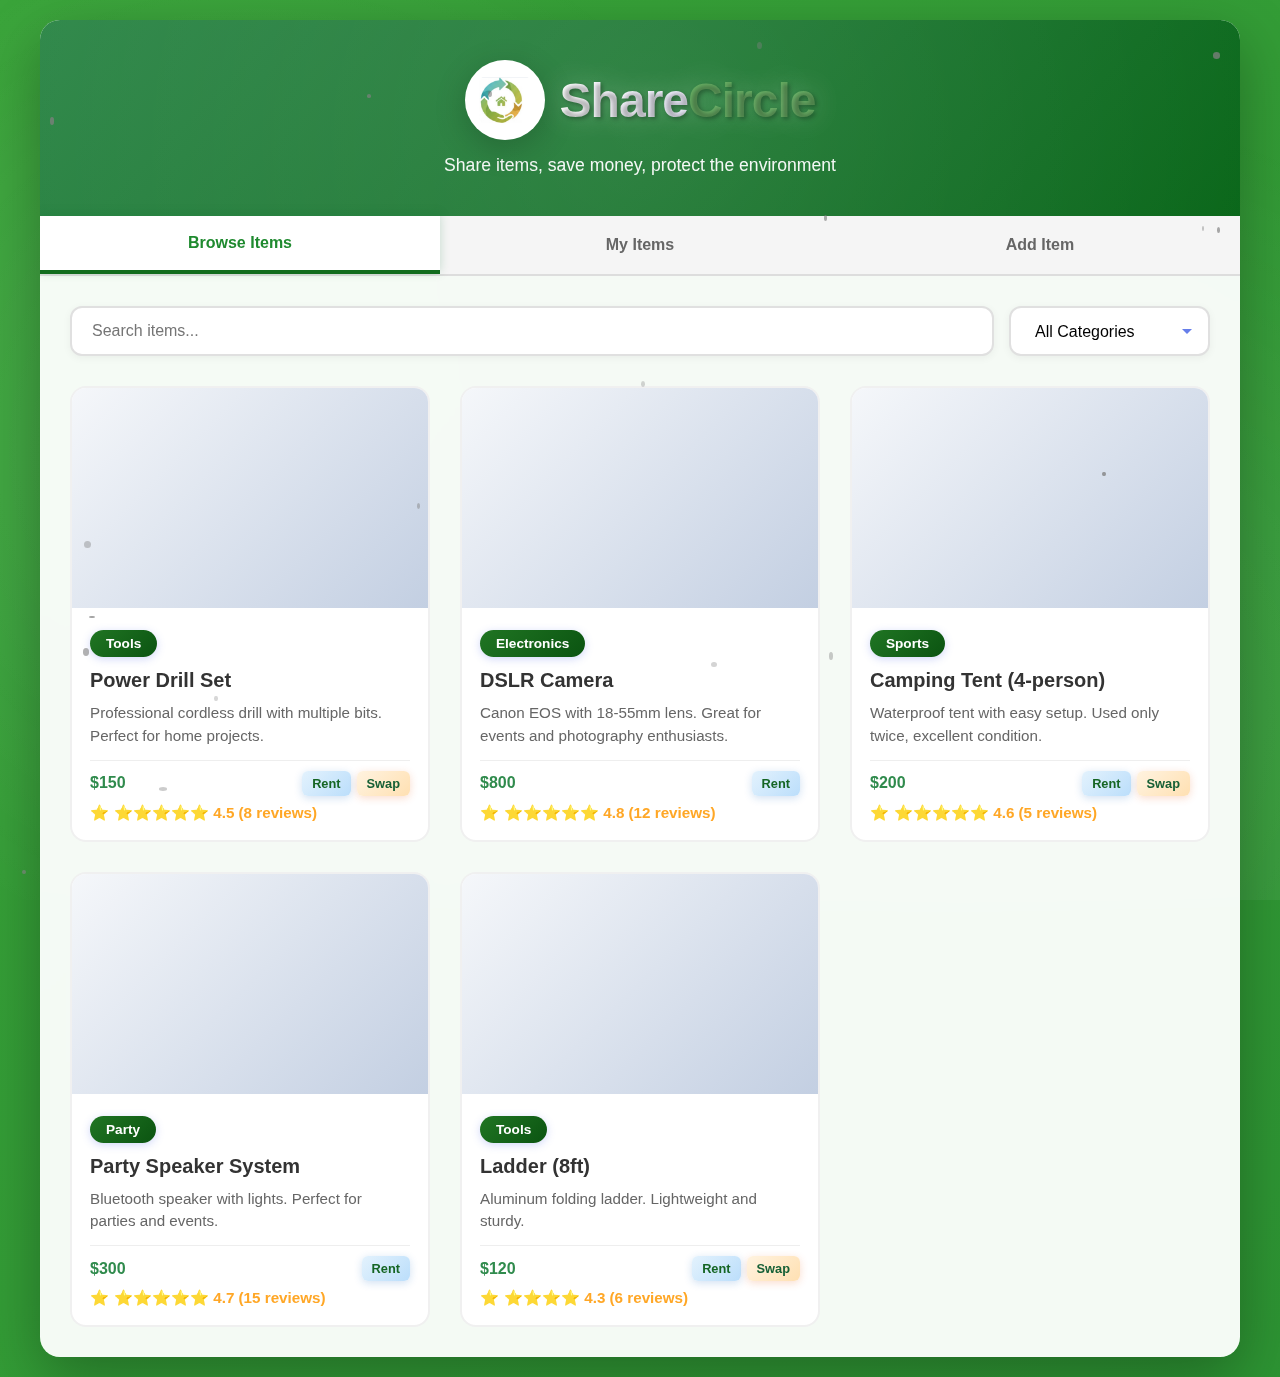
<file: Task10/index.html>
<!DOCTYPE html>
<html lang="en">
<head>
    <meta charset="UTF-8">
    <meta name="viewport" content="width=device-width, initial-scale=1.0">
    <title>ShareCicrle</title>
    <link rel="stylesheet" href="styles.css">
</head>
<body>
    <div class="container">
        <!-- Header -->
        <header>
            <div class="logo-container">
                <div class="logo">
                    <div class="logo-icon">
                        <img src="logo.jpeg" alt="ShareCircle Logo" class="logo-image">
                    </div>
                    <div class="logo-text">
                        <span class="logo-share">Share</span><span class="logo-hub">Circle</span>
                    </div>
                </div>
            </div>
            <p class="tagline">Share items, save money, protect the environment</p>
        </header>

        <!-- Navigation Tabs -->
        <div class="tabs">
            <button class="tab-btn active" onclick="showTab('browse')">Browse Items</button>
            <button class="tab-btn" onclick="showTab('myitems')">My Items</button>
            <button class="tab-btn" onclick="showTab('add')">Add Item</button>
        </div>

        <!-- Browse Items Tab -->
        <div id="browse" class="tab-content active">
            <div class="search-bar">
                <input type="text" id="searchInput" placeholder="Search items..." onkeyup="filterItems()">
                <select id="categoryFilter" onchange="filterItems()">
                    <option value="">All Categories</option>
                    <option value="Tools">Tools</option>
                    <option value="Electronics">Electronics</option>
                    <option value="Sports">Sports Equipment</option>
                    <option value="Party">Party Supplies</option>
                    <option value="Other">Other</option>
                </select>
            </div>
            <div id="itemsList" class="items-grid"></div>
        </div>

        <!-- My Items Tab -->
        <div id="myitems" class="tab-content">
            <h2>My Listed Items</h2>
            <div id="myItemsList" class="items-grid"></div>
        </div>

        <!-- Add Item Tab -->
        <div id="add" class="tab-content">
            <h2>List a New Item</h2>
            <form id="addItemForm" class="add-form">
                <div class="form-group">
                    <label>Item Name*</label>
                    <input type="text" id="itemName" required>
                </div>
                
                <div class="form-group">
                    <label>Description*</label>
                    <textarea id="itemDescription" rows="4" required></textarea>
                </div>
                
                <div class="form-group">
                    <label>Category*</label>
                    <select id="itemCategory" required>
                        <option value="">Select category</option>
                        <option value="Tools">Tools</option>
                        <option value="Electronics">Electronics</option>
                        <option value="Sports">Sports Equipment</option>
                        <option value="Party">Party Supplies</option>
                        <option value="Other">Other</option>
                    </select>
                </div>
                
                <div class="form-group">
                    <label>Image URL</label>
                    <input type="url" id="itemImage" placeholder="https://example.com/image.jpg">
                </div>
                
                <div class="form-group">
                    <label>Estimated Value*</label>
                    <input type="number" id="itemValue" min="0" step="0.01" required>
                </div>
                
                <div class="form-group">
                    <label>Available For*</label>
                    <div class="checkbox-group">
                        <label><input type="checkbox" id="availableRent"> Rent</label>
                        <label><input type="checkbox" id="availableSwap"> Swap/Barter</label>
                    </div>
                </div>
                
                <div class="form-group" id="rentalPriceGroup" style="display:none;">
                    <label>Daily Rental Price</label>
                    <input type="number" id="rentalPrice" min="0" step="0.01">
                </div>
                
                <button type="submit" class="btn-primary">List Item</button>
            </form>
        </div>
    </div>

    <!-- Item Detail Modal -->
    <div id="itemModal" class="modal">
        <div class="modal-content">
            <span class="close" onclick="closeModal()">&times;</span>
            <div id="modalBody"></div>
        </div>
    </div>

    <script src="script.js"></script>
</body>
</html>
</file>
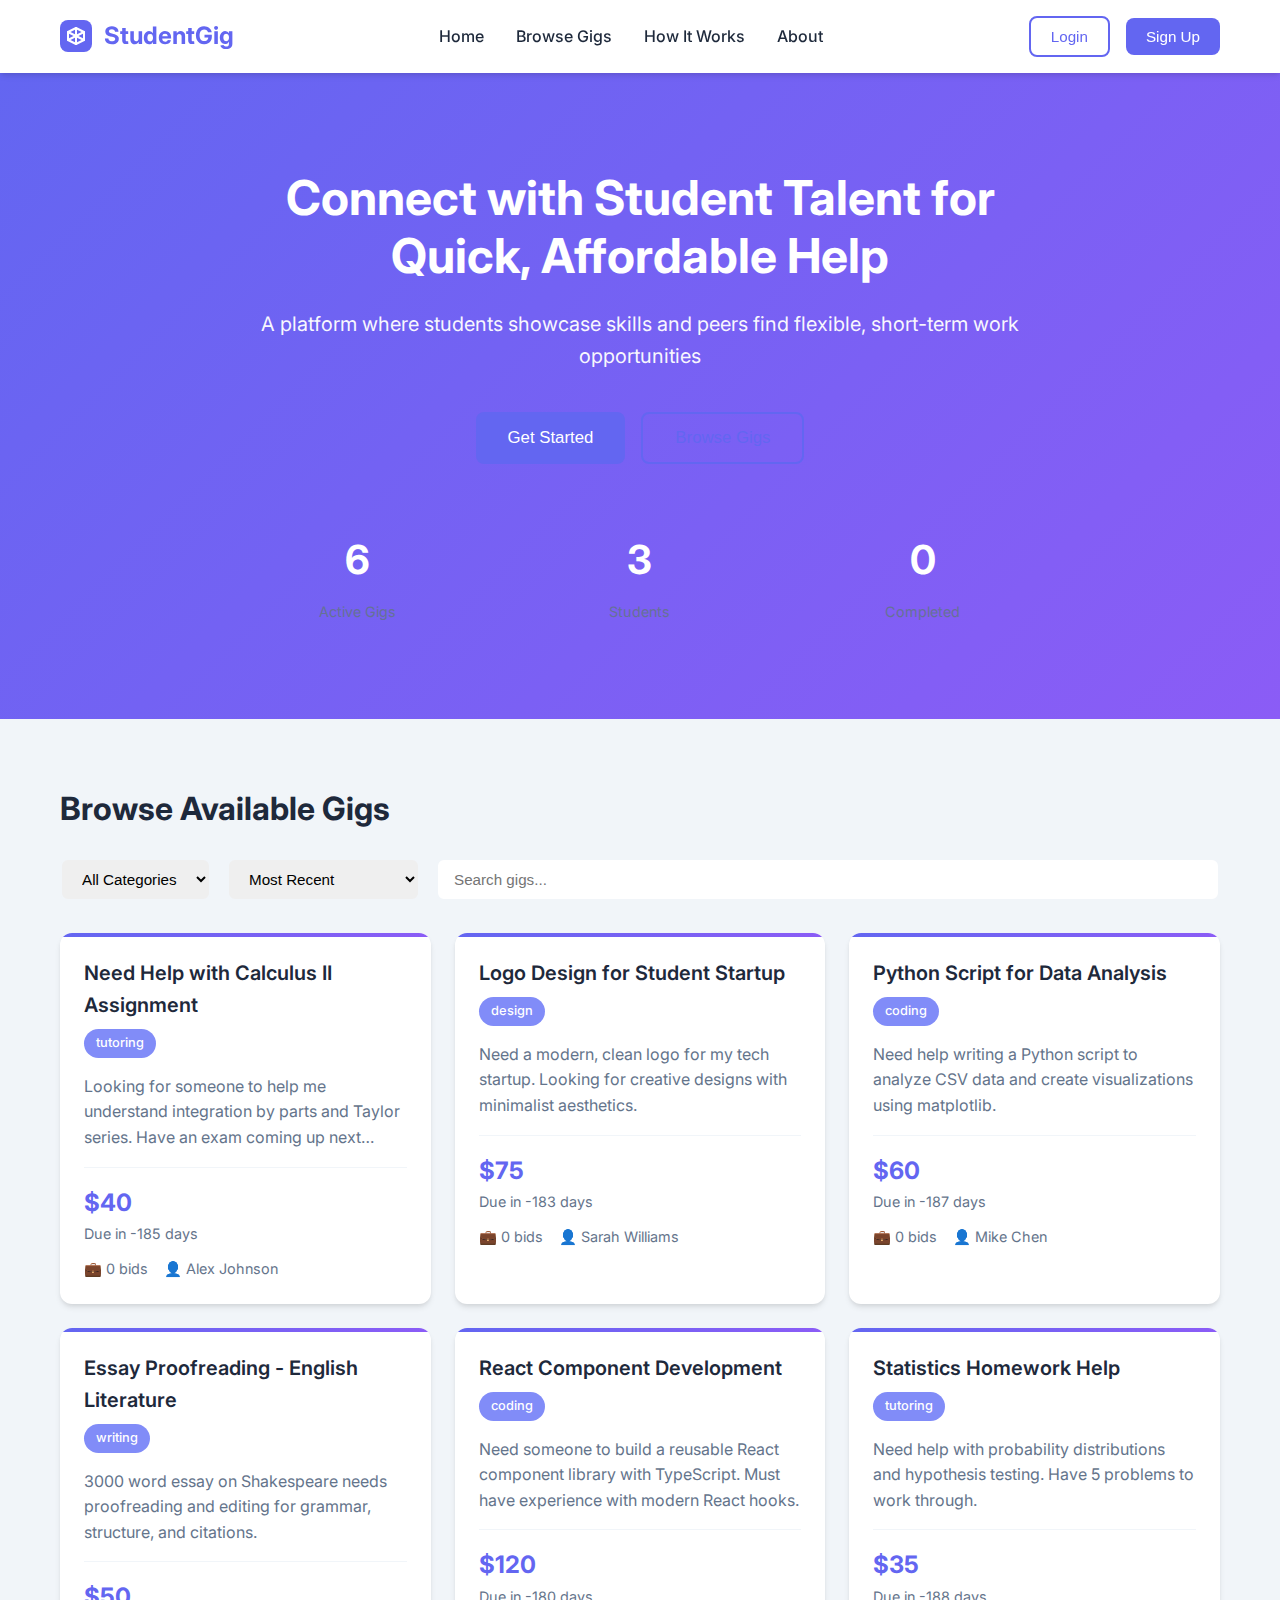
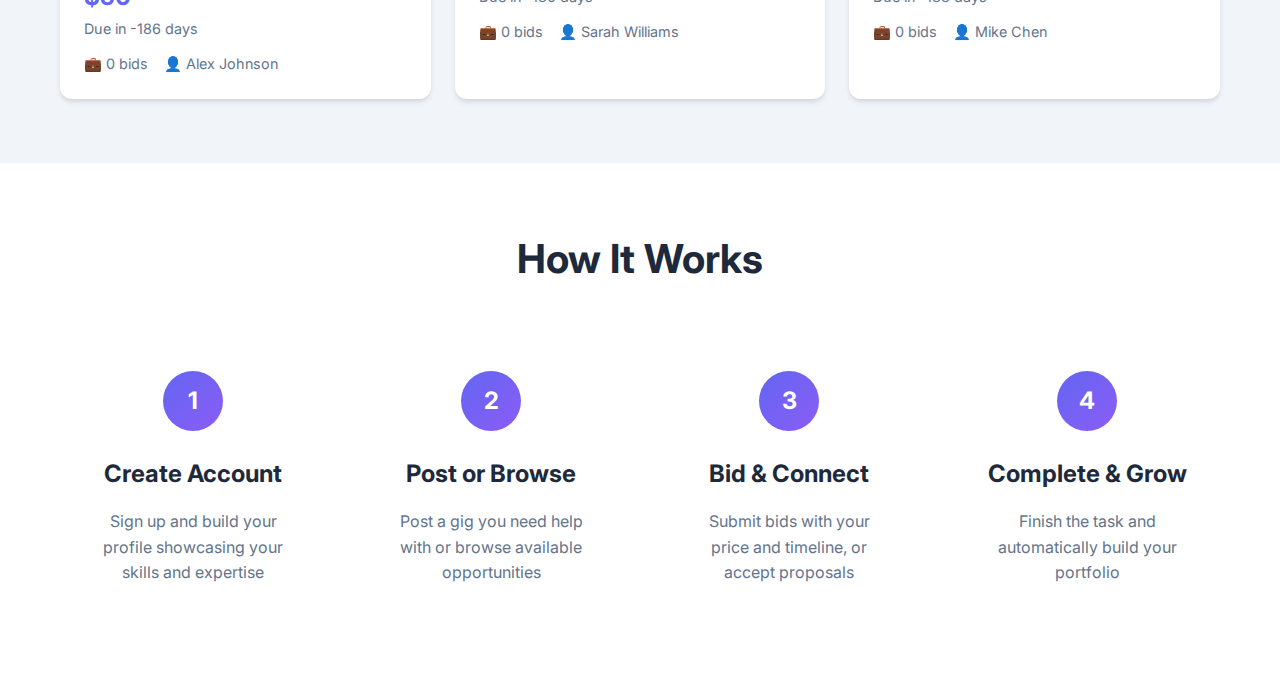
<file: Task11/index.html>
<!DOCTYPE html>
<html lang="en">
<head>
    <meta charset="UTF-8">
    <meta name="viewport" content="width=device-width, initial-scale=1.0">
    <title>StudentGig - Connect, Collaborate, Complete</title>
    <link rel="stylesheet" href="styles.css">
    <link href="https://fonts.googleapis.com/css2?family=Inter:wght@300;400;500;600;700&display=swap" rel="stylesheet">
</head>
<body>
    <!-- Navigation -->
    <nav class="navbar">
        <div class="container">
            <div class="nav-brand">
                <svg width="32" height="32" viewBox="0 0 32 32" fill="none" xmlns="http://www.w3.org/2000/svg">
                    <rect width="32" height="32" rx="8" fill="#6366f1"/>
                    <path d="M8 12L16 8L24 12V20L16 24L8 20V12Z" stroke="white" stroke-width="2" stroke-linecap="round" stroke-linejoin="round"/>
                    <path d="M16 8V24" stroke="white" stroke-width="2" stroke-linecap="round"/>
                    <path d="M8 12L24 20" stroke="white" stroke-width="2" stroke-linecap="round"/>
                    <path d="M24 12L8 20" stroke="white" stroke-width="2" stroke-linecap="round"/>
                </svg>
                <span>StudentGig</span>
            </div>
            <div class="nav-links" id="navLinks">
                <a href="#home">Home</a>
                <a href="#browse">Browse Gigs</a>
                <a href="#how-it-works">How It Works</a>
                <a href="#about">About</a>
            </div>
            <div class="nav-actions" id="navActions">
                <button class="btn btn-outline" onclick="showAuthModal('login')">Login</button>
                <button class="btn btn-primary" onclick="showAuthModal('signup')">Sign Up</button>
            </div>
            <div class="nav-user" id="navUser" style="display: none;">
                <button class="btn btn-primary" onclick="showPostGigModal()">Post a Gig</button>
                <div class="user-menu">
                    <button class="user-avatar" onclick="toggleUserMenu()">
                        <span id="userInitial">U</span>
                    </button>
                    <div class="user-dropdown" id="userDropdown">
                        <a href="#" onclick="showDashboard()">Dashboard</a>
                        <a href="#" onclick="showMyGigs()">My Gigs</a>
                        <a href="#" onclick="showMyBids()">My Bids</a>
                        <a href="#" onclick="showPortfolio()">Portfolio</a>
                        <a href="#" onclick="showProfile()">Profile</a>
                        <a href="#" onclick="logout()">Logout</a>
                    </div>
                </div>
            </div>
        </div>
    </nav>

    <!-- Hero Section -->
    <section class="hero" id="home">
        <div class="container">
            <div class="hero-content">
                <h1 class="hero-title">Connect with Student Talent for Quick, Affordable Help</h1>
                <p class="hero-subtitle">A platform where students showcase skills and peers find flexible, short-term work opportunities</p>
                <div class="hero-actions">
                    <button class="btn btn-large btn-primary" onclick="showAuthModal('signup')">Get Started</button>
                    <button class="btn btn-large btn-outline" onclick="document.getElementById('browse').scrollIntoView({behavior: 'smooth'})">Browse Gigs</button>
                </div>
                <div class="hero-stats">
                    <div class="stat">
                        <div class="stat-number" id="activeGigs">156</div>
                        <div class="stat-label">Active Gigs</div>
                    </div>
                    <div class="stat">
                        <div class="stat-number" id="totalStudents">2,341</div>
                        <div class="stat-label">Students</div>
                    </div>
                    <div class="stat">
                        <div class="stat-number" id="completedTasks">1,892</div>
                        <div class="stat-label">Completed</div>
                    </div>
                </div>
            </div>
        </div>
    </section>

    <!-- Browse Gigs Section -->
    <section class="gigs-section" id="browse">
        <div class="container">
            <div class="section-header">
                <h2>Browse Available Gigs</h2>
                <div class="filters">
                    <select id="categoryFilter" onchange="filterGigs()">
                        <option value="all">All Categories</option>
                        <option value="tutoring">Tutoring</option>
                        <option value="design">Design</option>
                        <option value="coding">Coding</option>
                        <option value="writing">Writing</option>
                        <option value="other">Other</option>
                    </select>
                    <select id="sortFilter" onchange="filterGigs()">
                        <option value="recent">Most Recent</option>
                        <option value="budget-high">Budget: High to Low</option>
                        <option value="budget-low">Budget: Low to High</option>
                        <option value="deadline">Deadline: Soon</option>
                    </select>
                    <input type="text" id="searchInput" placeholder="Search gigs..." oninput="filterGigs()">
                </div>
            </div>
            <div class="gigs-grid" id="gigsGrid">
                <!-- Gigs will be dynamically loaded here -->
            </div>
        </div>
    </section>

    <!-- How It Works Section -->
    <section class="how-it-works" id="how-it-works">
        <div class="container">
            <h2>How It Works</h2>
            <div class="steps-grid">
                <div class="step">
                    <div class="step-number">1</div>
                    <h3>Create Account</h3>
                    <p>Sign up and build your profile showcasing your skills and expertise</p>
                </div>
                <div class="step">
                    <div class="step-number">2</div>
                    <h3>Post or Browse</h3>
                    <p>Post a gig you need help with or browse available opportunities</p>
                </div>
                <div class="step">
                    <div class="step-number">3</div>
                    <h3>Bid & Connect</h3>
                    <p>Submit bids with your price and timeline, or accept proposals</p>
                </div>
                <div class="step">
                    <div class="step-number">4</div>
                    <h3>Complete & Grow</h3>
                    <p>Finish the task and automatically build your portfolio</p>
                </div>
            </div>
        </div>
    </section>

    <!-- Auth Modal -->
    <div class="modal" id="authModal">
        <div class="modal-content">
            <button class="modal-close" onclick="closeAuthModal()">&times;</button>
            <div class="auth-tabs">
                <button class="auth-tab active" id="loginTab" onclick="switchAuthTab('login')">Login</button>
                <button class="auth-tab" id="signupTab" onclick="switchAuthTab('signup')">Sign Up</button>
            </div>
            
            <!-- Login Form -->
            <form id="loginForm" class="auth-form" onsubmit="handleLogin(event)">
                <h2>Welcome Back</h2>
                <div class="form-group">
                    <label>Email</label>
                    <input type="email" id="loginEmail" required>
                </div>
                <div class="form-group">
                    <label>Password</label>
                    <input type="password" id="loginPassword" required>
                </div>
                <button type="submit" class="btn btn-primary btn-block">Login</button>
            </form>

            <!-- Signup Form -->
            <form id="signupForm" class="auth-form" style="display: none;" onsubmit="handleSignup(event)">
                <h2>Create Account</h2>
                <div class="form-group">
                    <label>Full Name</label>
                    <input type="text" id="signupName" required>
                </div>
                <div class="form-group">
                    <label>Email</label>
                    <input type="email" id="signupEmail" required>
                </div>
                <div class="form-group">
                    <label>University</label>
                    <input type="text" id="signupUniversity" required>
                </div>
                <div class="form-group">
                    <label>Password</label>
                    <input type="password" id="signupPassword" required minlength="6">
                </div>
                <div class="form-group">
                    <label>Bio</label>
                    <textarea id="signupBio" rows="3" placeholder="Tell us about your skills..."></textarea>
                </div>
                <button type="submit" class="btn btn-primary btn-block">Create Account</button>
            </form>
        </div>
    </div>

    <!-- Post Gig Modal -->
    <div class="modal" id="postGigModal">
        <div class="modal-content modal-large">
            <button class="modal-close" onclick="closePostGigModal()">&times;</button>
            <form id="postGigForm" onsubmit="handlePostGig(event)">
                <h2>Post a New Gig</h2>
                <div class="form-group">
                    <label>Gig Title</label>
                    <input type="text" id="gigTitle" required placeholder="e.g., Need help with Calculus homework">
                </div>
                <div class="form-group">
                    <label>Category</label>
                    <select id="gigCategory" required>
                        <option value="">Select category</option>
                        <option value="tutoring">Tutoring</option>
                        <option value="design">Design</option>
                        <option value="coding">Coding</option>
                        <option value="writing">Writing</option>
                        <option value="other">Other</option>
                    </select>
                </div>
                <div class="form-group">
                    <label>Description</label>
                    <textarea id="gigDescription" rows="4" required placeholder="Describe what you need help with..."></textarea>
                </div>
                <div class="form-row">
                    <div class="form-group">
                        <label>Budget ($)</label>
                        <input type="number" id="gigBudget" required min="5" step="5">
                    </div>
                    <div class="form-group">
                        <label>Deadline</label>
                        <input type="date" id="gigDeadline" required>
                    </div>
                </div>
                <button type="submit" class="btn btn-primary btn-block">Post Gig</button>
            </form>
        </div>
    </div>

    <!-- Gig Detail Modal -->
    <div class="modal" id="gigDetailModal">
        <div class="modal-content modal-large">
            <button class="modal-close" onclick="closeGigDetailModal()">&times;</button>
            <div id="gigDetailContent">
                <!-- Gig details will be loaded here -->
            </div>
        </div>
    </div>

    <!-- Bid Modal -->
    <div class="modal" id="bidModal">
        <div class="modal-content">
            <button class="modal-close" onclick="closeBidModal()">&times;</button>
            <form id="bidForm" onsubmit="handleSubmitBid(event)">
                <h2>Submit Your Bid</h2>
                <div class="form-group">
                    <label>Your Bid Amount ($)</label>
                    <input type="number" id="bidAmount" required min="1" step="1">
                </div>
                <div class="form-group">
                    <label>Completion Time (hours)</label>
                    <input type="number" id="bidTime" required min="1" step="1">
                </div>
                <div class="form-group">
                    <label>Proposal</label>
                    <textarea id="bidProposal" rows="4" required placeholder="Explain why you're the best fit for this gig..."></textarea>
                </div>
                <button type="submit" class="btn btn-primary btn-block">Submit Bid</button>
            </form>
        </div>
    </div>

    <!-- Dashboard -->
    <div class="dashboard" id="dashboard" style="display: none;">
        <div class="container">
            <div class="dashboard-header">
                <h1>Dashboard</h1>
                <button class="btn btn-outline" onclick="hideDashboard()">Back to Home</button>
            </div>
            <div class="dashboard-stats">
                <div class="stat-card">
                    <div class="stat-icon">📝</div>
                    <div class="stat-info">
                        <div class="stat-value" id="myGigsCount">0</div>
                        <div class="stat-label">My Gigs Posted</div>
                    </div>
                </div>
                <div class="stat-card">
                    <div class="stat-icon">💼</div>
                    <div class="stat-info">
                        <div class="stat-value" id="myBidsCount">0</div>
                        <div class="stat-label">Bids Submitted</div>
                    </div>
                </div>
                <div class="stat-card">
                    <div class="stat-icon">✅</div>
                    <div class="stat-info">
                        <div class="stat-value" id="completedCount">0</div>
                        <div class="stat-label">Completed Tasks</div>
                    </div>
                </div>
                <div class="stat-card">
                    <div class="stat-icon">⭐</div>
                    <div class="stat-info">
                        <div class="stat-value" id="ratingValue">0.0</div>
                        <div class="stat-label">Average Rating</div>
                    </div>
                </div>
            </div>
            <div class="dashboard-content">
                <div class="dashboard-section">
                    <h2>Recent Activity</h2>
                    <div id="recentActivity">
                        <!-- Activity items will be loaded here -->
                    </div>
                </div>
                <div class="dashboard-section">
                    <h2>Your Portfolio</h2>
                    <div id="portfolioPreview">
                        <!-- Portfolio items will be loaded here -->
                    </div>
                    <button class="btn btn-outline" onclick="showPortfolio()">View Full Portfolio</button>
                </div>
            </div>
        </div>
    </div>

    <!-- Portfolio Modal -->
    <div class="modal" id="portfolioModal">
        <div class="modal-content modal-large">
            <button class="modal-close" onclick="closePortfolioModal()">&times;</button>
            <div class="portfolio-header">
                <h2>My Portfolio</h2>
                <p>Automatically updated with completed tasks</p>
            </div>
            <div id="portfolioContent" class="portfolio-grid">
                <!-- Portfolio items will be loaded here -->
            </div>
        </div>
    </div>

    <!-- Toast Notification -->
    <div class="toast" id="toast"></div>

    <script src="app.js"></script>
</body>
</html>
</file>
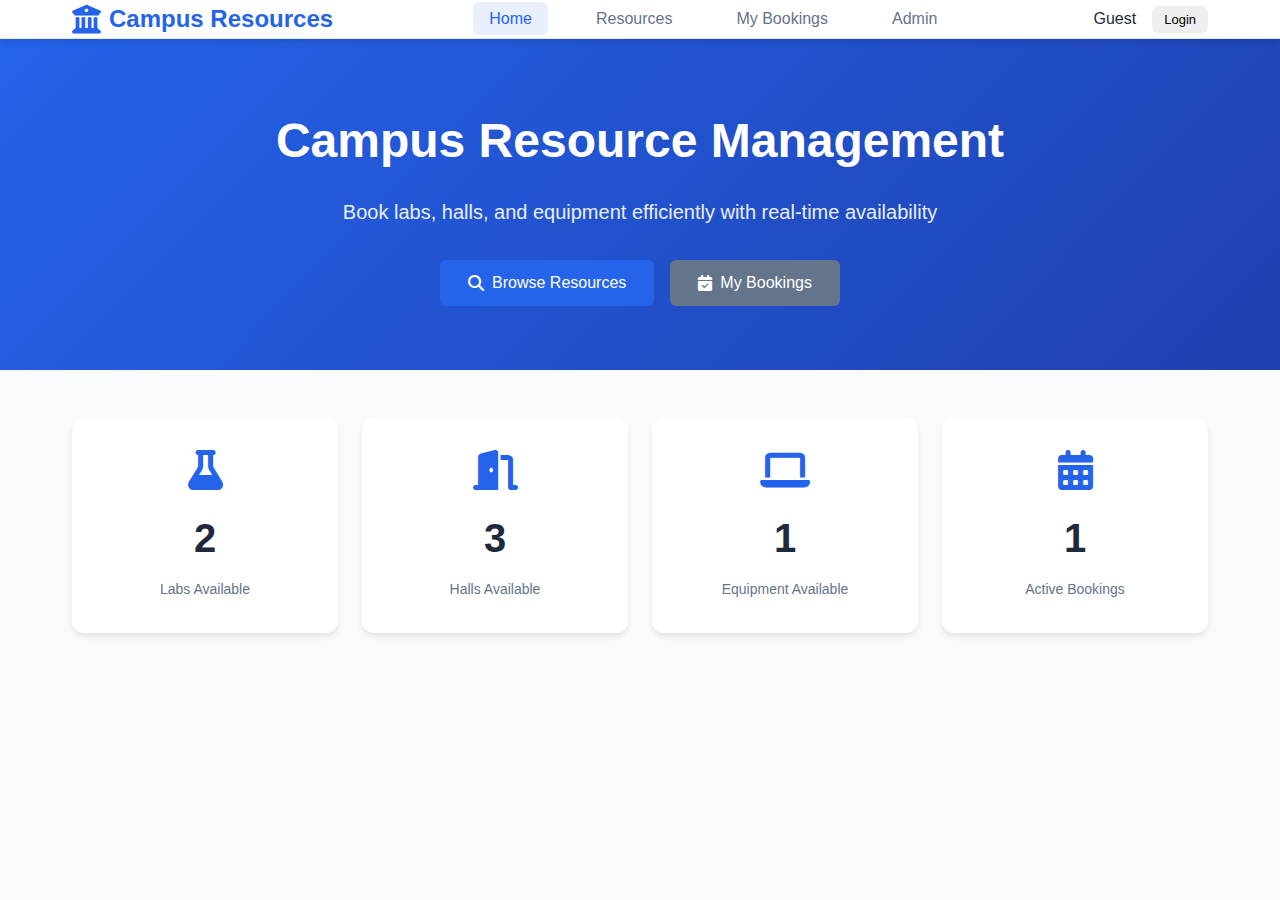
<file: Task9/index.html>
<!DOCTYPE html>
<html lang="en">
<head>
    <meta charset="UTF-8">
    <meta name="viewport" content="width=device-width, initial-scale=1.0">
    <title>Campus Resource Management System</title>
    <link rel="stylesheet" href="styles.css">
    <link rel="stylesheet" href="https://cdnjs.cloudflare.com/ajax/libs/font-awesome/6.4.0/css/all.min.css">
</head>
<body>
    <!-- Navigation -->
    <nav class="navbar">
        <div class="container nav-container">
            <div class="logo">
                <i class="fas fa-university"></i>
                <span>Campus Resources</span>
            </div>
            <ul class="nav-menu">
                <li><a href="#" class="nav-link active" data-page="home">Home</a></li>
                <li><a href="#" class="nav-link" data-page="resources">Resources</a></li>
                <li><a href="#" class="nav-link" data-page="my-bookings">My Bookings</a></li>
                <li><a href="#" class="nav-link" data-page="admin">Admin</a></li>
            </ul>
            <div class="user-menu">
                <span id="userName">Guest</span>
                <button class="btn btn-sm" id="loginBtn">Login</button>
            </div>
        </div>
    </nav>

    <!-- Main Content -->
    <main class="main-content">
        <!-- Home Page -->
        <section id="home-page" class="page active">
            <div class="hero">
                <div class="container">
                    <h1>Campus Resource Management</h1>
                    <p>Book labs, halls, and equipment efficiently with real-time availability</p>
                    <div class="hero-actions">
                        <button class="btn btn-primary btn-lg" onclick="navigateTo('resources')">
                            <i class="fas fa-search"></i> Browse Resources
                        </button>
                        <button class="btn btn-secondary btn-lg" onclick="navigateTo('my-bookings')">
                            <i class="fas fa-calendar-check"></i> My Bookings
                        </button>
                    </div>
                </div>
            </div>

            <div class="container stats-section">
                <div class="stats-grid">
                    <div class="stat-card">
                        <i class="fas fa-flask"></i>
                        <h3 id="totalLabs">0</h3>
                        <p>Labs Available</p>
                    </div>
                    <div class="stat-card">
                        <i class="fas fa-door-open"></i>
                        <h3 id="totalHalls">0</h3>
                        <p>Halls Available</p>
                    </div>
                    <div class="stat-card">
                        <i class="fas fa-laptop"></i>
                        <h3 id="totalEquipment">0</h3>
                        <p>Equipment Available</p>
                    </div>
                    <div class="stat-card">
                        <i class="fas fa-calendar-alt"></i>
                        <h3 id="totalBookings">0</h3>
                        <p>Active Bookings</p>
                    </div>
                </div>
            </div>
        </section>

        <!-- Resources Page -->
        <section id="resources-page" class="page">
            <div class="container">
                <h2>Available Resources</h2>
                
                <!-- Search and Filter -->
                <div class="search-filter-bar">
                    <div class="search-box">
                        <i class="fas fa-search"></i>
                        <input type="text" id="searchInput" placeholder="Search resources...">
                    </div>
                    <div class="filters">
                        <select id="categoryFilter">
                            <option value="">All Categories</option>
                            <option value="lab">Labs</option>
                            <option value="hall">Halls</option>
                            <option value="equipment">Equipment</option>
                        </select>
                        <select id="capacityFilter">
                            <option value="">Any Capacity</option>
                            <option value="0-20">1-20 persons</option>
                            <option value="21-50">21-50 persons</option>
                            <option value="51-100">51-100 persons</option>
                            <option value="100+">100+ persons</option>
                        </select>
                    </div>
                </div>

                <!-- Resource Catalog -->
                <div id="resourceCatalog" class="resource-grid">
                    <!-- Resources will be dynamically loaded here -->
                </div>
            </div>
        </section>

        <!-- My Bookings Page -->
        <section id="my-bookings-page" class="page">
            <div class="container">
                <h2>My Bookings</h2>
                <div class="booking-tabs">
                    <button class="tab-btn active" data-status="all">All</button>
                    <button class="tab-btn" data-status="pending">Pending</button>
                    <button class="tab-btn" data-status="approved">Approved</button>
                    <button class="tab-btn" data-status="declined">Declined</button>
                </div>
                <div id="myBookingsList" class="bookings-list">
                    <!-- Bookings will be dynamically loaded here -->
                </div>
            </div>
        </section>

        <!-- Admin Page -->
        <section id="admin-page" class="page">
            <div class="container">
                <div class="admin-header">
                    <h2>Admin Dashboard</h2>
                    <button class="btn btn-primary" onclick="showAddResourceModal()">
                        <i class="fas fa-plus"></i> Add Resource
                    </button>
                </div>

                <div class="admin-tabs">
                    <button class="admin-tab-btn active" data-tab="bookings">Booking Requests</button>
                    <button class="admin-tab-btn" data-tab="resources">Manage Resources</button>
                </div>

                <!-- Booking Requests Tab -->
                <div id="admin-bookings-tab" class="admin-tab-content active">
                    <div id="adminBookingsList" class="bookings-list">
                        <!-- Admin bookings will be loaded here -->
                    </div>
                </div>

                <!-- Manage Resources Tab -->
                <div id="admin-resources-tab" class="admin-tab-content">
                    <div id="adminResourcesList" class="admin-resources-grid">
                        <!-- Admin resources will be loaded here -->
                    </div>
                </div>
            </div>
        </section>
    </main>

    <!-- Booking Modal -->
    <div id="bookingModal" class="modal">
        <div class="modal-content">
            <div class="modal-header">
                <h3>Book Resource</h3>
                <span class="close" onclick="closeModal('bookingModal')">&times;</span>
            </div>
            <div class="modal-body">
                <div id="resourceDetails"></div>
                <form id="bookingForm">
                    <input type="hidden" id="bookingResourceId">
                    
                    <div class="form-group">
                        <label for="bookingDate">Date</label>
                        <input type="date" id="bookingDate" required>
                    </div>

                    <div class="form-row">
                        <div class="form-group">
                            <label for="bookingStartTime">Start Time</label>
                            <input type="time" id="bookingStartTime" required>
                        </div>
                        <div class="form-group">
                            <label for="bookingEndTime">End Time</label>
                            <input type="time" id="bookingEndTime" required>
                        </div>
                    </div>

                    <div class="form-group">
                        <label for="bookingPurpose">Purpose</label>
                        <textarea id="bookingPurpose" rows="3" required placeholder="Describe the purpose of booking..."></textarea>
                    </div>

                    <div class="form-group">
                        <label for="bookingContact">Contact Number</label>
                        <input type="tel" id="bookingContact" required placeholder="+92 300 1234567">
                    </div>

                    <div id="availabilityStatus" class="availability-status"></div>

                    <div class="modal-actions">
                        <button type="button" class="btn btn-secondary" onclick="closeModal('bookingModal')">Cancel</button>
                        <button type="submit" class="btn btn-primary">
                            <i class="fas fa-check"></i> Submit Booking
                        </button>
                    </div>
                </form>
            </div>
        </div>
    </div>

    <!-- Add/Edit Resource Modal -->
    <div id="resourceModal" class="modal">
        <div class="modal-content">
            <div class="modal-header">
                <h3 id="resourceModalTitle">Add Resource</h3>
                <span class="close" onclick="closeModal('resourceModal')">&times;</span>
            </div>
            <div class="modal-body">
                <form id="resourceForm">
                    <input type="hidden" id="resourceId">
                    
                    <div class="form-group">
                        <label for="resourceName">Resource Name</label>
                        <input type="text" id="resourceName" required placeholder="e.g., Computer Lab A">
                    </div>

                    <div class="form-group">
                        <label for="resourceCategory">Category</label>
                        <select id="resourceCategory" required>
                            <option value="">Select Category</option>
                            <option value="lab">Lab</option>
                            <option value="hall">Hall</option>
                            <option value="equipment">Equipment</option>
                        </select>
                    </div>

                    <div class="form-group">
                        <label for="resourceCapacity">Capacity</label>
                        <input type="number" id="resourceCapacity" required min="1" placeholder="Number of persons">
                    </div>

                    <div class="form-group">
                        <label for="resourceLocation">Location</label>
                        <input type="text" id="resourceLocation" required placeholder="Building / Floor / Room">
                    </div>

                    <div class="form-group">
                        <label for="resourceDescription">Description</label>
                        <textarea id="resourceDescription" rows="3" placeholder="Additional details about the resource..."></textarea>
                    </div>

                    <div class="form-group">
                        <label for="resourceFacilities">Facilities</label>
                        <input type="text" id="resourceFacilities" placeholder="Projector, Whiteboard, AC, etc.">
                    </div>

                    <div class="modal-actions">
                        <button type="button" class="btn btn-secondary" onclick="closeModal('resourceModal')">Cancel</button>
                        <button type="submit" class="btn btn-primary">
                            <i class="fas fa-save"></i> Save Resource
                        </button>
                    </div>
                </form>
            </div>
        </div>
    </div>

    <!-- Login Modal -->
    <div id="loginModal" class="modal">
        <div class="modal-content modal-small">
            <div class="modal-header">
                <h3>Login</h3>
                <span class="close" onclick="closeModal('loginModal')">&times;</span>
            </div>
            <div class="modal-body">
                <form id="loginForm">
                    <div class="form-group">
                        <label for="loginEmail">Email</label>
                        <input type="email" id="loginEmail" required placeholder="user@campus.edu">
                    </div>

                    <div class="form-group">
                        <label for="loginPassword">Password</label>
                        <input type="password" id="loginPassword" required placeholder="••••••••">
                    </div>

                    <div class="form-group">
                        <label class="checkbox-label">
                            <input type="checkbox" id="loginAsAdmin">
                            Login as Admin
                        </label>
                    </div>

                    <div class="modal-actions">
                        <button type="submit" class="btn btn-primary btn-block">
                            <i class="fas fa-sign-in-alt"></i> Login
                        </button>
                    </div>
                </form>
                <p class="form-note">Demo: user@campus.edu / admin@campus.edu (password: demo123)</p>
            </div>
        </div>
    </div>

    <!-- Toast Notification -->
    <div id="toast" class="toast"></div>

    <script src="app.js"></script>
</body>
</html>
</file>
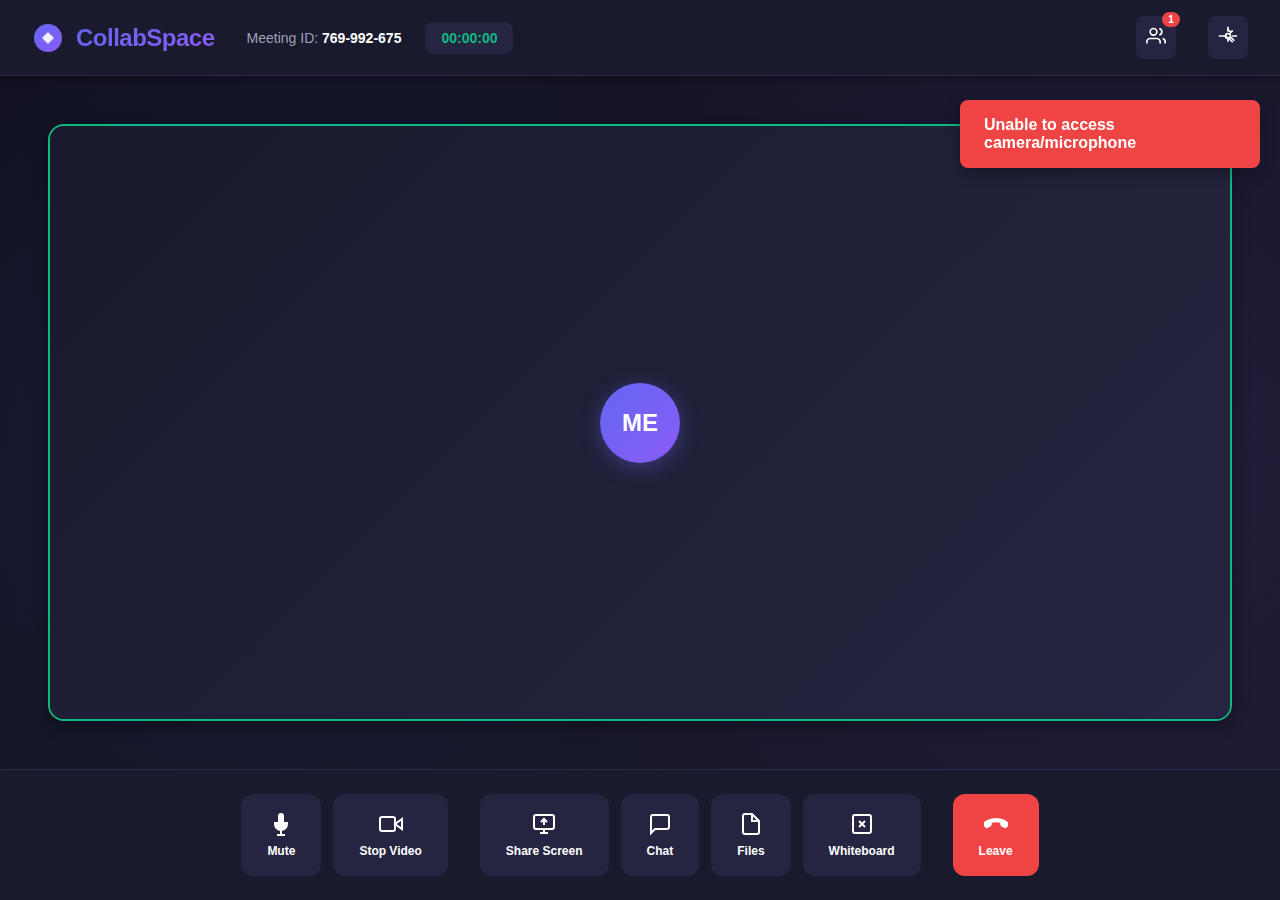
<file: Task6/video-conference.html>
<!DOCTYPE html>
<html lang="en">
<head>
    <meta charset="UTF-8">
    <meta name="viewport" content="width=device-width, initial-scale=1.0">
    <title>CollabSpace - Video Conferencing & Collaboration</title>
    <link rel="stylesheet" href="styles.css">
</head>
<body>
    <!-- Main Container -->
    <div class="app-container">
        <!-- Top Navigation Bar -->
        <nav class="navbar">
            <div class="nav-left">
                <div class="logo">
                    <svg width="32" height="32" viewBox="0 0 32 32">
                        <circle cx="16" cy="16" r="14" fill="url(#gradient1)"/>
                        <path d="M10 16 L16 10 L22 16 L16 22 Z" fill="white" opacity="0.9"/>
                        <defs>
                            <linearGradient id="gradient1" x1="0%" y1="0%" x2="100%" y2="100%">
                                <stop offset="0%" style="stop-color:#6366f1;stop-opacity:1" />
                                <stop offset="100%" style="stop-color:#8b5cf6;stop-opacity:1" />
                            </linearGradient>
                        </defs>
                    </svg>
                    <span class="logo-text">CollabSpace</span>
                </div>
                <div class="meeting-info">
                    <span class="meeting-id">Meeting ID: <strong id="meetingId">XXX-XXX-XXX</strong></span>
                    <span class="timer" id="timer">00:00:00</span>
                </div>
            </div>
            <div class="nav-right">
                <button class="icon-btn" id="participantsBtn" title="Participants">
                    <svg width="20" height="20" viewBox="0 0 24 24" fill="none" stroke="currentColor" stroke-width="2">
                        <path d="M17 21v-2a4 4 0 0 0-4-4H5a4 4 0 0 0-4 4v2"></path>
                        <circle cx="9" cy="7" r="4"></circle>
                        <path d="M23 21v-2a4 4 0 0 0-3-3.87"></path>
                        <path d="M16 3.13a4 4 0 0 1 0 7.75"></path>
                    </svg>
                    <span class="badge" id="participantCount">1</span>
                </button>
                <button class="icon-btn" id="settingsBtn" title="Settings">
                    <svg width="20" height="20" viewBox="0 0 24 24" fill="none" stroke="currentColor" stroke-width="2">
                        <circle cx="12" cy="12" r="3"></circle>
                        <path d="M12 1v6m0 6v6m5.66-13.66l-4.24 4.24m0 5.66l4.24 4.24M23 12h-6m-6 0H1m18.66 5.66l-4.24-4.24m0-5.66l-4.24-4.24"></path>
                    </svg>
                </button>
            </div>
        </nav>

        <!-- Main Content Area -->
        <div class="main-content">
            <!-- Video Grid Section -->
            <div class="video-section" id="videoSection">
                <div class="video-grid" id="videoGrid">
                    <!-- Local Video -->
                    <div class="video-wrapper local-video" id="localVideoWrapper">
                        <video id="localVideo" autoplay muted playsinline></video>
                        <div class="video-overlay">
                            <div class="video-info">
                                <span class="participant-name">You (Host)</span>
                                <svg class="mic-icon muted" width="16" height="16" viewBox="0 0 24 24" fill="currentColor">
                                    <path d="M12 1a3 3 0 0 0-3 3v8a3 3 0 0 0 6 0V4a3 3 0 0 0-3-3z"></path>
                                    <path d="M19 10v2a7 7 0 0 1-14 0v-2"></path>
                                    <line x1="12" y1="19" x2="12" y2="23"></line>
                                    <line x1="8" y1="23" x2="16" y2="23"></line>
                                </svg>
                            </div>
                        </div>
                        <div class="video-placeholder" id="localPlaceholder">
                            <div class="avatar">ME</div>
                        </div>
                    </div>
                    
                    <!-- Remote Videos (will be added dynamically) -->
                </div>

                <!-- Screen Share Display -->
                <div class="screen-share-container hidden" id="screenShareContainer">
                    <video id="screenShareVideo" autoplay playsinline></video>
                    <div class="screen-share-info">
                        <svg width="20" height="20" viewBox="0 0 24 24" fill="currentColor">
                            <rect x="2" y="3" width="20" height="14" rx="2"></rect>
                            <line x1="8" y1="21" x2="16" y2="21"></line>
                            <line x1="12" y1="17" x2="12" y2="21"></line>
                        </svg>
                        <span>You are sharing your screen</span>
                        <button class="btn-stop-share" id="stopShareBtn">Stop Sharing</button>
                    </div>
                </div>
            </div>

            <!-- Side Panel -->
            <div class="side-panel hidden" id="sidePanel">
                <!-- Chat Tab -->
                <div class="panel-content active" id="chatPanel">
                    <div class="panel-header">
                        <h3>Chat</h3>
                        <button class="close-panel" id="closeChatBtn">×</button>
                    </div>
                    <div class="chat-messages" id="chatMessages">
                        <div class="chat-message system">
                            <span>Welcome to CollabSpace! Start chatting with your team.</span>
                        </div>
                    </div>
                    <div class="chat-input-container">
                        <input type="text" id="chatInput" placeholder="Type a message..." />
                        <button id="sendMessageBtn" class="send-btn">
                            <svg width="20" height="20" viewBox="0 0 24 24" fill="currentColor">
                                <path d="M2.01 21L23 12 2.01 3 2 10l15 2-15 2z"></path>
                            </svg>
                        </button>
                    </div>
                </div>

                <!-- Participants Tab -->
                <div class="panel-content" id="participantsPanel">
                    <div class="panel-header">
                        <h3>Participants (<span id="participantListCount">1</span>)</h3>
                        <button class="close-panel" id="closeParticipantsBtn">×</button>
                    </div>
                    <div class="participants-list" id="participantsList">
                        <div class="participant-item">
                            <div class="participant-avatar">ME</div>
                            <div class="participant-info">
                                <span class="participant-name-text">You (Host)</span>
                                <span class="participant-status">Connected</span>
                            </div>
                            <div class="participant-controls">
                                <svg class="status-icon" width="16" height="16" viewBox="0 0 24 24" fill="currentColor">
                                    <circle cx="12" cy="12" r="10" fill="#10b981"></circle>
                                </svg>
                            </div>
                        </div>
                    </div>
                </div>

                <!-- Files Tab -->
                <div class="panel-content" id="filesPanel">
                    <div class="panel-header">
                        <h3>Shared Files</h3>
                        <button class="close-panel" id="closeFilesBtn">×</button>
                    </div>
                    <div class="files-list" id="filesList">
                        <div class="empty-state">
                            <svg width="48" height="48" viewBox="0 0 24 24" fill="none" stroke="currentColor" stroke-width="1.5">
                                <path d="M13 2H6a2 2 0 0 0-2 2v16a2 2 0 0 0 2 2h12a2 2 0 0 0 2-2V9z"></path>
                                <polyline points="13 2 13 9 20 9"></polyline>
                            </svg>
                            <p>No files shared yet</p>
                            <button class="btn-primary" id="uploadFileBtn">Upload File</button>
                        </div>
                    </div>
                </div>

                <!-- Whiteboard Tab -->
                <div class="panel-content whiteboard-panel" id="whiteboardPanel">
                    <div class="panel-header">
                        <h3>Whiteboard</h3>
                        <div class="whiteboard-tools">
                            <button class="tool-btn active" data-tool="pen" title="Pen">
                                <svg width="18" height="18" viewBox="0 0 24 24" fill="none" stroke="currentColor" stroke-width="2">
                                    <path d="M12 19l7-7 3 3-7 7-3-3z"></path>
                                    <path d="M18 13l-1.5-7.5L2 2l3.5 14.5L13 18l5-5z"></path>
                                    <path d="M2 2l7.586 7.586"></path>
                                    <circle cx="11" cy="11" r="2"></circle>
                                </svg>
                            </button>
                            <button class="tool-btn" data-tool="eraser" title="Eraser">
                                <svg width="18" height="18" viewBox="0 0 24 24" fill="none" stroke="currentColor" stroke-width="2">
                                    <path d="M20 20H7L3 16L12 7L21 16Z"></path>
                                </svg>
                            </button>
                            <button class="tool-btn" data-tool="text" title="Text">
                                <svg width="18" height="18" viewBox="0 0 24 24" fill="none" stroke="currentColor" stroke-width="2">
                                    <polyline points="4 7 4 4 20 4 20 7"></polyline>
                                    <line x1="9" y1="20" x2="15" y2="20"></line>
                                    <line x1="12" y1="4" x2="12" y2="20"></line>
                                </svg>
                            </button>
                            <div class="color-picker">
                                <input type="color" id="colorPicker" value="#6366f1" />
                            </div>
                            <button class="tool-btn" id="clearWhiteboardBtn" title="Clear">
                                <svg width="18" height="18" viewBox="0 0 24 24" fill="none" stroke="currentColor" stroke-width="2">
                                    <polyline points="3 6 5 6 21 6"></polyline>
                                    <path d="M19 6v14a2 2 0 0 1-2 2H7a2 2 0 0 1-2-2V6m3 0V4a2 2 0 0 1 2-2h4a2 2 0 0 1 2 2v2"></path>
                                </svg>
                            </button>
                        </div>
                        <button class="close-panel" id="closeWhiteboardBtn">×</button>
                    </div>
                    <div class="whiteboard-container">
                        <canvas id="whiteboardCanvas"></canvas>
                    </div>
                </div>
            </div>
        </div>

        <!-- Control Bar -->
        <div class="control-bar">
            <div class="control-group">
                <button class="control-btn" id="toggleAudioBtn" data-active="true">
                    <svg class="icon-on" width="24" height="24" viewBox="0 0 24 24" fill="currentColor">
                        <path d="M12 1a3 3 0 0 0-3 3v8a3 3 0 0 0 6 0V4a3 3 0 0 0-3-3z"></path>
                        <path d="M19 10v2a7 7 0 0 1-14 0v-2"></path>
                        <line x1="12" y1="19" x2="12" y2="23" stroke="currentColor" stroke-width="2"></line>
                        <line x1="8" y1="23" x2="16" y2="23" stroke="currentColor" stroke-width="2"></line>
                    </svg>
                    <svg class="icon-off hidden" width="24" height="24" viewBox="0 0 24 24" fill="currentColor">
                        <line x1="1" y1="1" x2="23" y2="23" stroke="currentColor" stroke-width="2"></line>
                        <path d="M9 9v3a3 3 0 0 0 5.12 2.12M15 9.34V4a3 3 0 0 0-5.94-.6"></path>
                        <path d="M17 16.95A7 7 0 0 1 5 12v-2m14 0v2a7 7 0 0 1-.11 1.23"></path>
                        <line x1="12" y1="19" x2="12" y2="23" stroke="currentColor" stroke-width="2"></line>
                        <line x1="8" y1="23" x2="16" y2="23" stroke="currentColor" stroke-width="2"></line>
                    </svg>
                    <span>Mute</span>
                </button>

                <button class="control-btn" id="toggleVideoBtn" data-active="true">
                    <svg class="icon-on" width="24" height="24" viewBox="0 0 24 24" fill="none" stroke="currentColor" stroke-width="2">
                        <polygon points="23 7 16 12 23 17 23 7"></polygon>
                        <rect x="1" y="5" width="15" height="14" rx="2" ry="2"></rect>
                    </svg>
                    <svg class="icon-off hidden" width="24" height="24" viewBox="0 0 24 24" fill="none" stroke="currentColor" stroke-width="2">
                        <line x1="1" y1="1" x2="23" y2="23"></line>
                        <path d="M16 16v1a2 2 0 0 1-2 2H3a2 2 0 0 1-2-2V7a2 2 0 0 1 2-2h2m5.66 0H14a2 2 0 0 1 2 2v3.34l1 1L23 7v10"></path>
                        <path d="M23 7v10"></path>
                    </svg>
                    <span>Stop Video</span>
                </button>
            </div>

            <div class="control-group">
                <button class="control-btn" id="shareScreenBtn">
                    <svg width="24" height="24" viewBox="0 0 24 24" fill="none" stroke="currentColor" stroke-width="2">
                        <rect x="2" y="3" width="20" height="14" rx="2" ry="2"></rect>
                        <line x1="8" y1="21" x2="16" y2="21"></line>
                        <line x1="12" y1="17" x2="12" y2="21"></line>
                        <polyline points="9 10 12 7 15 10"></polyline>
                        <line x1="12" y1="7" x2="12" y2="13"></line>
                    </svg>
                    <span>Share Screen</span>
                </button>

                <button class="control-btn" id="toggleChatBtn">
                    <svg width="24" height="24" viewBox="0 0 24 24" fill="none" stroke="currentColor" stroke-width="2">
                        <path d="M21 15a2 2 0 0 1-2 2H7l-4 4V5a2 2 0 0 1 2-2h14a2 2 0 0 1 2 2z"></path>
                    </svg>
                    <span>Chat</span>
                </button>

                <button class="control-btn" id="toggleFilesBtn">
                    <svg width="24" height="24" viewBox="0 0 24 24" fill="none" stroke="currentColor" stroke-width="2">
                        <path d="M13 2H6a2 2 0 0 0-2 2v16a2 2 0 0 0 2 2h12a2 2 0 0 0 2-2V9z"></path>
                        <polyline points="13 2 13 9 20 9"></polyline>
                    </svg>
                    <span>Files</span>
                </button>

                <button class="control-btn" id="toggleWhiteboardBtn">
                    <svg width="24" height="24" viewBox="0 0 24 24" fill="none" stroke="currentColor" stroke-width="2">
                        <rect x="3" y="3" width="18" height="18" rx="2" ry="2"></rect>
                        <line x1="9" y1="9" x2="15" y2="15"></line>
                        <line x1="15" y1="9" x2="9" y2="15"></line>
                    </svg>
                    <span>Whiteboard</span>
                </button>
            </div>

            <div class="control-group">
                <button class="control-btn danger" id="leaveCallBtn">
                    <svg width="24" height="24" viewBox="0 0 24 24" fill="currentColor">
                        <path d="M22 16.92v3a2 2 0 0 1-2.18 2 19.79 19.79 0 0 1-8.63-3.07 19.5 19.5 0 0 1-6-6 19.79 19.79 0 0 1-3.07-8.67A2 2 0 0 1 4.11 2h3a2 2 0 0 1 2 1.72 12.84 12.84 0 0 0 .7 2.81 2 2 0 0 1-.45 2.11L8.09 9.91a16 16 0 0 0 6 6l1.27-1.27a2 2 0 0 1 2.11-.45 12.84 12.84 0 0 0 2.81.7A2 2 0 0 1 22 16.92z" transform="rotate(135 12 12)"></path>
                    </svg>
                    <span>Leave</span>
                </button>
            </div>
        </div>
    </div>

    <!-- Hidden file input -->
    <input type="file" id="fileInput" style="display: none;" multiple />

    <script src="script.js"></script>
</body>
</html>
</file>
<file: Task10/styles.css>
* {
    margin: 0;
    padding: 0;
    box-sizing: border-box;
}

body {
    font-family: 'Segoe UI', Tahoma, Geneva, Verdana, sans-serif;
    background: linear-gradient(135deg, #39a439 0%, #096320 100%);
    background-size: 400% 400%;
    animation: gradientShift 15s ease infinite;
    min-height: 100vh;
    padding: 20px;
    overflow-x: hidden;
}

@keyframes gradientShift {
    0% { background-position: 0% 50%; }
    50% { background-position: 100% 50%; }
    100% { background-position: 0% 50%; }
}

/* Floating particles background */
body::before {
    content: '';
    position: fixed;
    top: 0;
    left: 0;
    width: 100%;
    height: 100%;
    background-image: 
        radial-gradient(circle at 20% 50%, rgba(255, 255, 255, 0.1) 0%, transparent 50%),
        radial-gradient(circle at 80% 80%, rgba(255, 255, 255, 0.1) 0%, transparent 50%);
    animation: float 20s ease-in-out infinite;
    pointer-events: none;
    z-index: 0;
}

@keyframes float {
    0%, 100% { transform: translateY(0px); }
    50% { transform: translateY(-20px); }
}

.container {
    max-width: 1200px;
    margin: 0 auto;
    background: rgba(255, 255, 255, 0.95);
    backdrop-filter: blur(10px);
    border-radius: 20px;
    box-shadow: 
        0 20px 60px rgba(0,0,0,0.3),
        0 0 0 1px rgba(255,255,255,0.1) inset;
    overflow: hidden;
    position: relative;
    z-index: 1;
    transform-style: preserve-3d;
    transition: transform 0.3s ease;
}

.container:hover {
    transform: translateY(-5px);
    box-shadow: 
        0 30px 80px rgba(0,0,0,0.4),
        0 0 0 1px rgba(255,255,255,0.2) inset;
}

/* Header */
header {
    background: linear-gradient(135deg, #2c8647 0%, #046314 100%);
    color: white;
    padding: 40px 30px;
    text-align: center;
    position: relative;
    overflow: hidden;
}

header::before {
    content: '';
    position: absolute;
    top: -50%;
    left: -50%;
    width: 200%;
    height: 200%;
    background: radial-gradient(circle, rgba(255,255,255,0.1) 0%, transparent 70%);
    animation: headerPulse 4s ease-in-out infinite;
}

@keyframes headerPulse {
    0%, 100% { transform: scale(1) rotate(0deg); opacity: 0.5; }
    50% { transform: scale(1.2) rotate(180deg); opacity: 0.8; }
}

header h1 {
    font-size: 2.8em;
    margin-bottom: 10px;
    position: relative;
    z-index: 1;
    text-shadow: 2px 2px 4px rgba(0,0,0,0.2);
    animation: bounceIn 1s ease;
}

@keyframes bounceIn {
    0% { transform: scale(0.3); opacity: 0; }
    50% { transform: scale(1.05); }
    70% { transform: scale(0.9); }
    100% { transform: scale(1); opacity: 1; }
}
/* Logo Styles */
.logo-container {
    position: relative;
    z-index: 2;
    margin-bottom: 15px;
}

.logo {
    display: flex;
    align-items: center;
    justify-content: center;
    gap: 15px;
    animation: logoEntrance 1s ease-out;
}

@keyframes logoEntrance {
    0% {
        transform: scale(0) rotate(-180deg);
        opacity: 0;
    }
    60% {
        transform: scale(1.1) rotate(10deg);
    }
    100% {
        transform: scale(1) rotate(0deg);
        opacity: 1;
    }
}

.logo-icon {
    width: 80px;
    height: 80px;
    background: white;
    border-radius: 50%;
    padding: 8px;
    backdrop-filter: blur(10px);
    box-shadow: 
        0 8px 32px rgba(0, 0, 0, 0.2),
        inset 0 0 0 1px rgba(255, 255, 255, 0.2);
    transition: all 0.4s ease;
    animation: iconFloat 3s ease-in-out infinite;
    display: flex;
    align-items: center;
    justify-content: center;
    overflow: hidden;
}

@keyframes iconFloat {
    0%, 100% { transform: translateY(0px); }
    50% { transform: translateY(-10px); }
}

.logo-icon:hover {
    transform: scale(1.1) rotate(5deg);
    box-shadow: 
        0 12px 48px rgba(0, 0, 0, 0.3),
        inset 0 0 0 2px rgba(255, 255, 255, 0.3);
}

.logo-image {
    width: 100%;
    height: 100%;
    object-fit: contain;
    border-radius: 50%;
    transition: all 0.4s ease;
}

.logo-icon:hover .logo-image {
    transform: scale(1.05);
}

.logo-text {
    font-size: 3em;
    font-weight: 800;
    letter-spacing: -1px;
    text-shadow: 
        2px 2px 4px rgba(0, 0, 0, 0.3),
        0 0 30px rgba(255, 255, 255, 0.3);
    position: relative;
}

.logo-share {
    background: linear-gradient(to right, #ffffff, #f0f0ff);
    -webkit-background-clip: text;
    -webkit-text-fill-color: transparent;
    background-clip: text;
    animation: textShimmer 3s ease-in-out infinite;
}

.logo-hub {
    background: #60ab5c;
    -webkit-background-clip: text;
    -webkit-text-fill-color: transparent;
    background-clip: text;
    animation: textShimmer 3s ease-in-out infinite 0.5s;
}

.tagline {
    font-size: 1.1em;
    opacity: 0.95;
    position: relative;
    z-index: 1;
    animation: slideUp 1s ease 0.3s both;
}

@keyframes slideUp {
    from { transform: translateY(20px); opacity: 0; }
    to { transform: translateY(0); opacity: 0.95; }
}

/* Tabs */
.tabs {
    display: flex;
    background: #f5f5f5;
    border-bottom: 2px solid #ddd;
    position: relative;
}

.tab-btn {
    flex: 1;
    padding: 18px;
    border: none;
    background: transparent;
    cursor: pointer;
    font-size: 16px;
    font-weight: 600;
    color: #666;
    transition: all 0.4s cubic-bezier(0.4, 0, 0.2, 1);
    position: relative;
    overflow: hidden;
}

.tab-btn::before {
    content: '';
    position: absolute;
    top: 50%;
    left: 50%;
    width: 0;
    height: 0;
    border-radius: 50%;
    background: rgba(102, 126, 234, 0.1);
    transform: translate(-50%, -50%);
    transition: width 0.6s, height 0.6s;
}

.tab-btn:hover::before {
    width: 300px;
    height: 300px;
}

.tab-btn:hover {
    background: #e8e8e8;
    color: #519550;
    transform: translateY(-2px);
}

.tab-btn.active {
    background: white;
    color: #1f8a2f;
    border-bottom: 4px solid #116c1d;
    box-shadow: 0 -2px 10px rgba(8, 115, 49, 0.2);
    transform: translateY(0);
}

.tab-btn.active::after {
    content: '';
    position: absolute;
    bottom: -4px;
    left: 0;
    right: 0;
    height: 4px;
    background: linear-gradient(90deg, #1f9c45, #086f29);
    animation: shimmer 2s ease infinite;
}

@keyframes shimmer {
    0% { transform: translateX(-100%); }
    100% { transform: translateX(100%); }
}

/* Tab Content */
.tab-content {
    display: none;
    padding: 30px;
    animation: fadeIn 0.3s;
}

.tab-content.active {
    display: block;
}

@keyframes fadeIn {
    from { opacity: 0; }
    to { opacity: 1; }
}

/* Search Bar */
.search-bar {
    display: flex;
    gap: 15px;
    margin-bottom: 30px;
    animation: slideDown 0.6s ease;
}

@keyframes slideDown {
    from { transform: translateY(-30px); opacity: 0; }
    to { transform: translateY(0); opacity: 1; }
}

.search-bar input {
    flex: 1;
    padding: 14px 20px;
    border: 2px solid #e0e0e0;
    border-radius: 12px;
    font-size: 16px;
    transition: all 0.4s cubic-bezier(0.4, 0, 0.2, 1);
    background: white;
    box-shadow: 0 2px 8px rgba(0,0,0,0.05);
}

.search-bar input:focus {
    outline: none;
    border-color: #4eab46;
    box-shadow: 
        0 4px 20px rgba(16, 132, 29, 0.3),
        0 0 0 4px rgba(8, 113, 32, 0.1);
    transform: translateY(-2px);
}

.search-bar select {
    padding: 14px 24px;
    border: 2px solid #e0e0e0;
    border-radius: 12px;
    font-size: 16px;
    cursor: pointer;
    transition: all 0.4s cubic-bezier(0.4, 0, 0.2, 1);
    background: white;
    box-shadow: 0 2px 8px rgba(0,0,0,0.05);
    appearance: none;
    background-image: url("data:image/svg+xml,%3Csvg xmlns='http://www.w3.org/2000/svg' width='12' height='12' viewBox='0 0 12 12'%3E%3Cpath fill='%23667eea' d='M6 9L1 4h10z'/%3E%3C/svg%3E");
    background-repeat: no-repeat;
    background-position: right 15px center;
    padding-right: 45px;
}

.search-bar select:hover {
    border-color: #60ac51;
    transform: translateY(-2px);
    box-shadow: 0 4px 15px rgba(102, 126, 234, 0.2);
}

.search-bar select:focus {
    outline: none;
    border-color: #3daf5d;
    box-shadow: 
        0 4px 20px rgba(102, 126, 234, 0.3),
        0 0 0 4px rgba(102, 126, 234, 0.1);
}

/* Items Grid */
.items-grid {
    display: grid;
    grid-template-columns: repeat(auto-fill, minmax(280px, 1fr));
    gap: 30px;
    animation: fadeInGrid 0.8s ease;
}

@keyframes fadeInGrid {
    from { opacity: 0; }
    to { opacity: 1; }
}

.item-card {
    background: white;
    border: 2px solid #f0f0f0;
    border-radius: 16px;
    overflow: hidden;
    transition: all 0.4s cubic-bezier(0.4, 0, 0.2, 1);
    cursor: pointer;
    position: relative;
    transform-style: preserve-3d;
    animation: cardSlideIn 0.6s ease both;
}

.item-card:nth-child(1) { animation-delay: 0.1s; }
.item-card:nth-child(2) { animation-delay: 0.2s; }
.item-card:nth-child(3) { animation-delay: 0.3s; }
.item-card:nth-child(4) { animation-delay: 0.4s; }
.item-card:nth-child(5) { animation-delay: 0.5s; }
.item-card:nth-child(6) { animation-delay: 0.6s; }

@keyframes cardSlideIn {
    from {
        opacity: 0;
        transform: translateY(30px) scale(0.9);
    }
    to {
        opacity: 1;
        transform: translateY(0) scale(1);
    }
}

.item-card::before {
    content: '';
    position: absolute;
    top: 0;
    left: 0;
    right: 0;
    bottom: 0;
    background: linear-gradient(135deg, rgba(53, 170, 84, 0.1), rgba(118, 75, 162, 0.1));
    opacity: 0;
    transition: opacity 0.4s ease;
    z-index: 1;
    pointer-events: none;
}

.item-card:hover {
    transform: translateY(-10px) rotateX(2deg);
    box-shadow: 
        0 15px 40px rgba(102, 126, 234, 0.3),
        0 0 0 1px rgba(102, 126, 234, 0.1);
    border-color: #2a924e;
}

.item-card:hover::before {
    opacity: 1;
}

.item-card:active {
    transform: translateY(-8px) scale(0.98);
}

.item-image {
    width: 100%;
    height: 220px;
    object-fit: cover;
    background: linear-gradient(135deg, #f5f7fa 0%, #c3cfe2 100%);
    transition: transform 0.6s cubic-bezier(0.4, 0, 0.2, 1);
    position: relative;
    z-index: 2;
}

.item-card:hover .item-image {
    transform: scale(1.08);
}

.item-body {
    padding: 18px;
    position: relative;
    z-index: 2;
}

.item-body h3 {
    color: #333;
    margin-bottom: 10px;
    font-size: 1.25em;
    transition: color 0.3s ease;
}

.item-card:hover .item-body h3 {
    color: #2f7a34;
}

.item-category {
    display: inline-block;
    background: linear-gradient(135deg, #207523, #0b5411);
    color: white;
    padding: 6px 16px;
    border-radius: 20px;
    font-size: 0.85em;
    margin-bottom: 12px;
    font-weight: 600;
    box-shadow: 0 2px 8px rgba(102, 126, 234, 0.3);
    animation: badgePop 0.5s ease;
    transition: all 0.3s ease;
}

@keyframes badgePop {
    0% { transform: scale(0); opacity: 0; }
    50% { transform: scale(1.1); }
    100% { transform: scale(1); opacity: 1; }
}

.item-card:hover .item-category {
    transform: scale(1.05);
    box-shadow: 0 4px 15px rgba(102, 126, 234, 0.5);
}

.item-description {
    color: #666;
    font-size: 0.95em;
    margin-bottom: 12px;
    line-height: 1.5;
}

.item-footer {
    display: flex;
    justify-content: space-between;
    align-items: center;
    padding-top: 10px;
    border-top: 1px solid #eee;
}

.item-value {
    font-weight: 600;
    color: #308b4d;
}

.item-tags {
    display: flex;
    gap: 6px;
}

.tag {
    background: #e8f5e9;
    color: #2e7d32;
    padding: 5px 10px;
    border-radius: 6px;
    font-size: 0.8em;
    font-weight: 600;
    transition: all 0.3s ease;
    animation: tagFloat 3s ease-in-out infinite;
}

.tag:nth-child(2) {
    animation-delay: 0.5s;
}

@keyframes tagFloat {
    0%, 100% { transform: translateY(0); }
    50% { transform: translateY(-3px); }
}

.tag:hover {
    transform: scale(1.1) translateY(-2px);
    box-shadow: 0 4px 12px rgba(0,0,0,0.15);
}

.tag.rent { 
    background: linear-gradient(135deg, #e3f2fd, #bbdefb);
    color: #156524;
    box-shadow: 0 2px 8px rgba(21, 101, 192, 0.2);
}

.tag.swap { 
    background: linear-gradient(135deg, #fff3e0, #ffe0b2);
    color: #166036;
    box-shadow: 0 2px 8px rgba(230, 81, 0, 0.2);
}

.rating {
    color: #ffa726;
    font-size: 0.95em;
    margin-top: 8px;
    font-weight: 600;
    display: flex;
    align-items: center;
    gap: 5px;
    animation: ratingSlide 0.6s ease;
}

@keyframes ratingSlide {
    from { transform: translateX(-20px); opacity: 0; }
    to { transform: translateX(0); opacity: 1; }
}

.rating::before {
    content: '⭐';
    animation: starPulse 2s ease-in-out infinite;
}

@keyframes starPulse {
    0%, 100% { transform: scale(1); }
    50% { transform: scale(1.2); }
}

/* Form Styling */
.add-form {
    max-width: 600px;
}

.form-group {
    margin-bottom: 20px;
}

.form-group label {
    display: block;
    margin-bottom: 8px;
    font-weight: 600;
    color: #333;
}

.form-group input,
.form-group select,
.form-group textarea {
    width: 100%;
    padding: 14px 16px;
    border: 2px solid #e0e0e0;
    border-radius: 10px;
    font-size: 16px;
    font-family: inherit;
    transition: all 0.4s cubic-bezier(0.4, 0, 0.2, 1);
    background: white;
}

.form-group input:focus,
.form-group select:focus,
.form-group textarea:focus {
    outline: none;
    border-color: #116428;
    box-shadow: 
        0 4px 20px rgba(102, 126, 234, 0.2),
        0 0 0 4px rgba(102, 126, 234, 0.1);
    transform: translateY(-2px);
    background: #fafbff;
}

.form-group label {
    display: block;
    margin-bottom: 10px;
    font-weight: 600;
    color: #333;
    transition: color 0.3s ease;
}

.form-group:focus-within label {
    color: #667eea;
}

.checkbox-group {
    display: flex;
    gap: 20px;
}

.checkbox-group label {
    display: flex;
    align-items: center;
    gap: 8px;
    font-weight: normal;
}

.checkbox-group input[type="checkbox"] {
    width: auto;
    cursor: pointer;
}

/* Buttons */
.btn-primary {
    background: linear-gradient(135deg, #18861f 0%, #06650f 100%);
    color: white;
    padding: 16px 36px;
    border: none;
    border-radius: 12px;
    font-size: 16px;
    font-weight: 600;
    cursor: pointer;
    transition: all 0.4s cubic-bezier(0.4, 0, 0.2, 1);
    position: relative;
    overflow: hidden;
    box-shadow: 0 4px 15px rgba(102, 126, 234, 0.4);
}

.btn-primary::before {
    content: '';
    position: absolute;
    top: 50%;
    left: 50%;
    width: 0;
    height: 0;
    border-radius: 50%;
    background: rgba(255, 255, 255, 0.3);
    transform: translate(-50%, -50%);
    transition: width 0.6s, height 0.6s;
}

.btn-primary:hover::before {
    width: 300px;
    height: 300px;
}

.btn-primary:hover {
    transform: translateY(-3px) scale(1.02);
    box-shadow: 
        0 8px 30px rgba(11, 123, 19, 0.6),
        0 0 20px rgba(20, 105, 12, 0.4);
}

.btn-primary:active {
    transform: translateY(-1px) scale(0.98);
    box-shadow: 0 4px 15px rgba(102, 126, 234, 0.4);
}

.btn-secondary {
    background: white;
    color: #298343;
    padding: 12px 24px;
    border: 2px solid #16710d;
    border-radius: 12px;
    font-size: 14px;
    font-weight: 600;
    cursor: pointer;
    transition: all 0.4s cubic-bezier(0.4, 0, 0.2, 1);
    margin-right: 10px;
    position: relative;
    overflow: hidden;
}

.btn-secondary::before {
    content: '';
    position: absolute;
    top: 0;
    left: 0;
    width: 0;
    height: 100%;
    background: linear-gradient(135deg, #1f9731, #077523);
    transition: width 0.4s ease;
    z-index: 0;
}

.btn-secondary:hover::before {
    width: 100%;
}

.btn-secondary:hover {
    color: white;
    border-color: #764ba2;
    transform: translateY(-2px);
    box-shadow: 0 6px 20px rgba(102, 126, 234, 0.4);
}

.btn-secondary span {
    position: relative;
    z-index: 1;
}

.btn-danger {
    background: linear-gradient(135deg, #f44336, #d32f2f);
    color: white;
    padding: 12px 24px;
    border: none;
    border-radius: 12px;
    font-size: 14px;
    font-weight: 600;
    cursor: pointer;
    transition: all 0.3s ease;
    box-shadow: 0 4px 15px rgba(244, 67, 54, 0.3);
}

.btn-danger:hover {
    transform: translateY(-2px) scale(1.02);
    box-shadow: 0 6px 25px rgba(244, 67, 54, 0.5);
}

.btn-danger:active {
    transform: translateY(0) scale(0.98);
}

/* Modal */
.modal {
    display: none;
    position: fixed;
    z-index: 1000;
    left: 0;
    top: 0;
    width: 100%;
    height: 100%;
    background: rgba(0,0,0,0.7);
    backdrop-filter: blur(8px);
    animation: modalFadeIn 0.4s ease;
}

@keyframes modalFadeIn {
    from { opacity: 0; }
    to { opacity: 1; }
}

.modal-content {
    background: white;
    margin: 50px auto;
    padding: 35px;
    border-radius: 20px;
    max-width: 750px;
    max-height: 85vh;
    overflow-y: auto;
    position: relative;
    animation: modalSlideUp 0.5s cubic-bezier(0.4, 0, 0.2, 1);
    box-shadow: 
        0 25px 80px rgba(0,0,0,0.3),
        0 0 0 1px rgba(255,255,255,0.1) inset;
}

@keyframes modalSlideUp {
    from { 
        transform: translateY(100px) scale(0.9); 
        opacity: 0; 
    }
    to { 
        transform: translateY(0) scale(1); 
        opacity: 1; 
    }
}

.close {
    position: absolute;
    right: 25px;
    top: 25px;
    font-size: 32px;
    cursor: pointer;
    color: #999;
    width: 40px;
    height: 40px;
    display: flex;
    align-items: center;
    justify-content: center;
    border-radius: 50%;
    transition: all 0.3s ease;
    z-index: 10;
}

.close:hover {
    color: white;
    background: #f44336;
    transform: rotate(90deg) scale(1.1);
    box-shadow: 0 4px 15px rgba(244, 67, 54, 0.4);
}

.modal-image {
    width: 100%;
    height: 350px;
    object-fit: cover;
    border-radius: 15px;
    margin-bottom: 25px;
    animation: imageZoomIn 0.6s ease;
    box-shadow: 0 8px 30px rgba(0,0,0,0.15);
    transition: transform 0.3s ease;
}

@keyframes imageZoomIn {
    from { transform: scale(0.8); opacity: 0; }
    to { transform: scale(1); opacity: 1; }
}

.modal-image:hover {
    transform: scale(1.02);
}

.modal-details {
    margin-top: 20px;
}

.modal-details h2 {
    color: #333;
    margin-bottom: 15px;
}

.detail-row {
    display: flex;
    justify-content: space-between;
    padding: 10px 0;
    border-bottom: 1px solid #eee;
}

.detail-label {
    font-weight: 600;
    color: #666;
}

.detail-value {
    color: #333;
}

.action-buttons {
    display: flex;
    gap: 10px;
    margin-top: 25px;
}

.action-buttons button {
    flex: 1;
}

/* Reviews Section */
.reviews-section {
    margin-top: 35px;
    padding-top: 25px;
    border-top: 2px solid #eee;
    animation: fadeInUp 0.6s ease;
}

@keyframes fadeInUp {
    from { transform: translateY(20px); opacity: 0; }
    to { transform: translateY(0); opacity: 1; }
}

.reviews-section h3 {
    margin-bottom: 20px;
    color: #333;
    font-size: 1.5em;
}

.review-card {
    background: linear-gradient(135deg, #f9f9f9, #ffffff);
    padding: 18px;
    border-radius: 12px;
    margin-bottom: 15px;
    border: 2px solid #f0f0f0;
    transition: all 0.3s ease;
    animation: reviewSlideIn 0.5s ease both;
}

.review-card:nth-child(1) { animation-delay: 0.1s; }
.review-card:nth-child(2) { animation-delay: 0.2s; }
.review-card:nth-child(3) { animation-delay: 0.3s; }

@keyframes reviewSlideIn {
    from { 
        transform: translateX(-30px); 
        opacity: 0; 
    }
    to { 
        transform: translateX(0); 
        opacity: 1; 
    }
}

.review-card:hover {
    transform: translateX(5px);
    box-shadow: 0 6px 20px rgba(0,0,0,0.1);
    border-color: #096213;
}

.review-header {
    display: flex;
    justify-content: space-between;
    margin-bottom: 10px;
    align-items: center;
}

.reviewer-name {
    font-weight: 600;
    color: #1a8134;
    font-size: 1.05em;
}

.review-text {
    color: #666;
    line-height: 1.6;
}

.add-review {
    margin-top: 25px;
    padding: 20px;
    background: linear-gradient(135deg, #f5f7fa, #c3cfe2);
    border-radius: 12px;
    animation: fadeInUp 0.7s ease;
}

.add-review h4 {
    margin-bottom: 15px;
    color: #0d6b0a;
}

.add-review textarea {
    width: 100%;
    padding: 14px;
    border: 2px solid #ddd;
    border-radius: 10px;
    margin-bottom: 15px;
    font-family: inherit;
    font-size: 15px;
    transition: all 0.3s ease;
    resize: vertical;
}

.add-review textarea:focus {
    outline: none;
    border-color: #259428;
    box-shadow: 0 0 0 4px rgba(102, 126, 234, 0.1);
}

.star-rating {
    margin-bottom: 15px;
    display: flex;
    gap: 8px;
}

.star {
    font-size: 32px;
    cursor: pointer;
    color: #ddd;
    transition: all 0.3s ease;
    display: inline-block;
}

.star:hover {
    transform: scale(1.3) rotate(15deg);
    color: #ffa726;
}

.star.active {
    color: #ffa726;
    animation: starBounce 0.5s ease;
}

@keyframes starBounce {
    0%, 100% { transform: scale(1); }
    50% { transform: scale(1.3) rotate(15deg); }
}

/* Empty State */
.empty-state {
    text-align: center;
    padding: 60px 20px;
    color: #999;
}

.empty-state p {
    font-size: 1.2em;
}

/* Responsive */
@media (max-width: 768px) {
    .items-grid {
        grid-template-columns: 1fr;
    }
    
    .search-bar {
        flex-direction: column;
    }
    
    header h1 {
        font-size: 2em;
    }
    
    .modal-content {
        margin: 20px;
        padding: 20px;
    }
}

/* Additional Animations */
@keyframes slideInRight {
    from {
        transform: translateX(400px);
        opacity: 0;
    }
    to {
        transform: translateX(0);
        opacity: 1;
    }
}

@keyframes slideOutRight {
    from {
        transform: translateX(0);
        opacity: 1;
    }
    to {
        transform: translateX(400px);
        opacity: 0;
    }
}

@keyframes slideInLeft {
    from {
        transform: translateX(-30px);
        opacity: 0;
    }
    to {
        transform: translateX(0);
        opacity: 1;
    }
}

@keyframes containerEntrance {
    from {
        transform: scale(0.95);
        opacity: 0;
    }
    to {
        transform: scale(1);
        opacity: 1;
    }
}

@keyframes rippleEffect {
    to {
        transform: scale(4);
        opacity: 0;
    }
}

/* Smooth scrollbar */
::-webkit-scrollbar {
    width: 10px;
}

::-webkit-scrollbar-track {
    background: #f1f1f1;
    border-radius: 10px;
}

::-webkit-scrollbar-thumb {
    background: linear-gradient(135deg, #136d27, #06692f);
    border-radius: 10px;
}

::-webkit-scrollbar-thumb:hover {
    background: linear-gradient(135deg, #1d7f37, #06692f);
}
</file>
<file: Task11/styles.css>
/* Global Styles */
* {
    margin: 0;
    padding: 0;
    box-sizing: border-box;
}

:root {
    --primary: #6366f1;
    --primary-dark: #4f46e5;
    --primary-light: #818cf8;
    --secondary: #8b5cf6;
    --success: #10b981;
    --warning: #f59e0b;
    --danger: #ef4444;
    --dark: #1e293b;
    --dark-light: #334155;
    --gray: #64748b;
    --light: #f1f5f9;
    --white: #ffffff;
    --shadow: 0 4px 6px -1px rgba(0, 0, 0, 0.1), 0 2px 4px -1px rgba(0, 0, 0, 0.06);
    --shadow-lg: 0 10px 15px -3px rgba(0, 0, 0, 0.1), 0 4px 6px -2px rgba(0, 0, 0, 0.05);
    --transition: all 0.3s ease;
}

body {
    font-family: 'Inter', -apple-system, BlinkMacSystemFont, 'Segoe UI', sans-serif;
    line-height: 1.6;
    color: var(--dark);
    background: var(--light);
    overflow-x: hidden;
}

.container {
    max-width: 1200px;
    margin: 0 auto;
    padding: 0 20px;
}

/* Navigation */
.navbar {
    background: var(--white);
    box-shadow: var(--shadow);
    position: sticky;
    top: 0;
    z-index: 1000;
    padding: 1rem 0;
}

.navbar .container {
    display: flex;
    justify-content: space-between;
    align-items: center;
}

.nav-brand {
    display: flex;
    align-items: center;
    gap: 0.75rem;
    font-size: 1.5rem;
    font-weight: 700;
    color: var(--primary);
}

.nav-links {
    display: flex;
    gap: 2rem;
}

.nav-links a {
    color: var(--dark);
    text-decoration: none;
    font-weight: 500;
    transition: var(--transition);
    position: relative;
}

.nav-links a:hover {
    color: var(--primary);
}

.nav-links a::after {
    content: '';
    position: absolute;
    bottom: -5px;
    left: 0;
    width: 0;
    height: 2px;
    background: var(--primary);
    transition: var(--transition);
}

.nav-links a:hover::after {
    width: 100%;
}

.nav-actions, .nav-user {
    display: flex;
    gap: 1rem;
    align-items: center;
}

.user-menu {
    position: relative;
}

.user-avatar {
    width: 40px;
    height: 40px;
    border-radius: 50%;
    background: var(--primary);
    color: var(--white);
    border: none;
    cursor: pointer;
    font-weight: 600;
    display: flex;
    align-items: center;
    justify-content: center;
    transition: var(--transition);
}

.user-avatar:hover {
    transform: scale(1.05);
    box-shadow: var(--shadow);
}

.user-dropdown {
    position: absolute;
    top: 50px;
    right: 0;
    background: var(--white);
    box-shadow: var(--shadow-lg);
    border-radius: 8px;
    min-width: 200px;
    display: none;
    overflow: hidden;
}

.user-dropdown.active {
    display: block;
}

.user-dropdown a {
    display: block;
    padding: 0.75rem 1rem;
    color: var(--dark);
    text-decoration: none;
    transition: var(--transition);
}

.user-dropdown a:hover {
    background: var(--light);
    color: var(--primary);
}

/* Buttons */
.btn {
    padding: 0.625rem 1.25rem;
    border-radius: 8px;
    font-weight: 500;
    cursor: pointer;
    transition: var(--transition);
    border: none;
    font-size: 0.95rem;
    display: inline-flex;
    align-items: center;
    justify-content: center;
    gap: 0.5rem;
}

.btn-primary {
    background: var(--primary);
    color: var(--white);
}

.btn-primary:hover {
    background: var(--primary-dark);
    transform: translateY(-2px);
    box-shadow: var(--shadow-lg);
}

.btn-outline {
    background: transparent;
    border: 2px solid var(--primary);
    color: var(--primary);
}

.btn-outline:hover {
    background: var(--primary);
    color: var(--white);
    transform: translateY(-2px);
}

.btn-large {
    padding: 0.875rem 2rem;
    font-size: 1.05rem;
}

.btn-block {
    width: 100%;
}

.btn-success {
    background: var(--success);
    color: var(--white);
}

.btn-danger {
    background: var(--danger);
    color: var(--white);
}

/* Hero Section */
.hero {
    background: linear-gradient(135deg, var(--primary) 0%, var(--secondary) 100%);
    color: var(--white);
    padding: 6rem 0;
    text-align: center;
}

.hero-content {
    max-width: 800px;
    margin: 0 auto;
}

.hero-title {
    font-size: 3rem;
    font-weight: 700;
    margin-bottom: 1.5rem;
    line-height: 1.2;
}

.hero-subtitle {
    font-size: 1.25rem;
    margin-bottom: 2.5rem;
    opacity: 0.95;
}

.hero-actions {
    display: flex;
    gap: 1rem;
    justify-content: center;
    margin-bottom: 4rem;
}

.hero-stats {
    display: grid;
    grid-template-columns: repeat(3, 1fr);
    gap: 3rem;
    margin-top: 3rem;
}

.stat {
    text-align: center;
}

.stat-number {
    font-size: 2.5rem;
    font-weight: 700;
    margin-bottom: 0.5rem;
}

.stat-label {
    font-size: 1rem;
    opacity: 0.9;
}

/* Gigs Section */
.gigs-section {
    padding: 4rem 0;
}

.section-header {
    margin-bottom: 2rem;
}

.section-header h2 {
    font-size: 2rem;
    margin-bottom: 1.5rem;
    color: var(--dark);
}

.filters {
    display: flex;
    gap: 1rem;
    flex-wrap: wrap;
}

.filters select,
.filters input {
    padding: 0.625rem 1rem;
    border: 2px solid var(--light);
    border-radius: 8px;
    font-size: 0.95rem;
    transition: var(--transition);
}

.filters select:focus,
.filters input:focus {
    outline: none;
    border-color: var(--primary);
}

.filters input {
    flex: 1;
    min-width: 250px;
}

/* Gigs Grid */
.gigs-grid {
    display: grid;
    grid-template-columns: repeat(auto-fill, minmax(350px, 1fr));
    gap: 1.5rem;
}

.gig-card {
    background: var(--white);
    border-radius: 12px;
    padding: 1.5rem;
    box-shadow: var(--shadow);
    transition: var(--transition);
    cursor: pointer;
    position: relative;
    overflow: hidden;
}

.gig-card:hover {
    transform: translateY(-5px);
    box-shadow: var(--shadow-lg);
}

.gig-card::before {
    content: '';
    position: absolute;
    top: 0;
    left: 0;
    width: 100%;
    height: 4px;
    background: linear-gradient(90deg, var(--primary), var(--secondary));
}

.gig-header {
    display: flex;
    justify-content: space-between;
    align-items: start;
    margin-bottom: 1rem;
}

.gig-title {
    font-size: 1.25rem;
    font-weight: 600;
    color: var(--dark);
    margin-bottom: 0.5rem;
}

.gig-category {
    display: inline-block;
    padding: 0.25rem 0.75rem;
    background: var(--primary-light);
    color: var(--white);
    border-radius: 20px;
    font-size: 0.8rem;
    font-weight: 500;
}

.gig-description {
    color: var(--gray);
    margin-bottom: 1rem;
    display: -webkit-box;
    -webkit-line-clamp: 3;
    -webkit-box-orient: vertical;
    overflow: hidden;
}

.gig-footer {
    display: flex;
    justify-content: space-between;
    align-items: center;
    padding-top: 1rem;
    border-top: 1px solid var(--light);
}

.gig-budget {
    font-size: 1.5rem;
    font-weight: 700;
    color: var(--primary);
}

.gig-deadline {
    color: var(--gray);
    font-size: 0.9rem;
}

.gig-meta {
    display: flex;
    gap: 1rem;
    font-size: 0.9rem;
    color: var(--gray);
    margin-top: 0.75rem;
}

.gig-bids {
    display: flex;
    align-items: center;
    gap: 0.25rem;
}

/* How It Works */
.how-it-works {
    padding: 4rem 0;
    background: var(--white);
}

.how-it-works h2 {
    text-align: center;
    font-size: 2.5rem;
    margin-bottom: 3rem;
}

.steps-grid {
    display: grid;
    grid-template-columns: repeat(auto-fit, minmax(250px, 1fr));
    gap: 2rem;
}

.step {
    text-align: center;
    padding: 2rem;
}

.step-number {
    width: 60px;
    height: 60px;
    background: linear-gradient(135deg, var(--primary), var(--secondary));
    color: var(--white);
    border-radius: 50%;
    display: flex;
    align-items: center;
    justify-content: center;
    font-size: 1.5rem;
    font-weight: 700;
    margin: 0 auto 1.5rem;
}

.step h3 {
    font-size: 1.5rem;
    margin-bottom: 1rem;
    color: var(--dark);
}

.step p {
    color: var(--gray);
}

/* Modal */
.modal {
    display: none;
    position: fixed;
    top: 0;
    left: 0;
    width: 100%;
    height: 100%;
    background: rgba(0, 0, 0, 0.6);
    z-index: 2000;
    align-items: center;
    justify-content: center;
    padding: 1rem;
}

.modal.active {
    display: flex;
}

.modal-content {
    background: var(--white);
    border-radius: 12px;
    padding: 2rem;
    max-width: 500px;
    width: 100%;
    max-height: 90vh;
    overflow-y: auto;
    position: relative;
    animation: modalSlideIn 0.3s ease;
}

.modal-large {
    max-width: 800px;
}

@keyframes modalSlideIn {
    from {
        opacity: 0;
        transform: translateY(-30px);
    }
    to {
        opacity: 1;
        transform: translateY(0);
    }
}

.modal-close {
    position: absolute;
    top: 1rem;
    right: 1rem;
    background: none;
    border: none;
    font-size: 2rem;
    cursor: pointer;
    color: var(--gray);
    transition: var(--transition);
    width: 40px;
    height: 40px;
    display: flex;
    align-items: center;
    justify-content: center;
    border-radius: 50%;
}

.modal-close:hover {
    background: var(--light);
    color: var(--dark);
}

/* Auth Forms */
.auth-tabs {
    display: flex;
    gap: 1rem;
    margin-bottom: 2rem;
}

.auth-tab {
    flex: 1;
    padding: 0.75rem;
    border: none;
    background: transparent;
    color: var(--gray);
    font-weight: 600;
    cursor: pointer;
    border-bottom: 2px solid transparent;
    transition: var(--transition);
}

.auth-tab.active {
    color: var(--primary);
    border-bottom-color: var(--primary);
}

.auth-form h2 {
    margin-bottom: 1.5rem;
    text-align: center;
}

.form-group {
    margin-bottom: 1.5rem;
}

.form-group label {
    display: block;
    margin-bottom: 0.5rem;
    font-weight: 500;
    color: var(--dark);
}

.form-group input,
.form-group select,
.form-group textarea {
    width: 100%;
    padding: 0.75rem;
    border: 2px solid var(--light);
    border-radius: 8px;
    font-size: 1rem;
    transition: var(--transition);
    font-family: inherit;
}

.form-group input:focus,
.form-group select:focus,
.form-group textarea:focus {
    outline: none;
    border-color: var(--primary);
}

.form-row {
    display: grid;
    grid-template-columns: 1fr 1fr;
    gap: 1rem;
}

/* Gig Detail */
.gig-detail {
    padding: 1rem 0;
}

.gig-detail-header {
    margin-bottom: 2rem;
}

.gig-detail-title {
    font-size: 2rem;
    margin-bottom: 1rem;
}

.gig-detail-meta {
    display: flex;
    gap: 2rem;
    color: var(--gray);
    flex-wrap: wrap;
}

.gig-detail-body {
    margin-bottom: 2rem;
}

.gig-detail-body h3 {
    font-size: 1.25rem;
    margin-bottom: 1rem;
}

.gig-info-grid {
    display: grid;
    grid-template-columns: repeat(2, 1fr);
    gap: 1rem;
    margin-bottom: 2rem;
}

.info-item {
    background: var(--light);
    padding: 1rem;
    border-radius: 8px;
}

.info-item label {
    display: block;
    font-size: 0.9rem;
    color: var(--gray);
    margin-bottom: 0.25rem;
}

.info-item value {
    font-size: 1.25rem;
    font-weight: 600;
    color: var(--dark);
}

.bids-section {
    margin-top: 2rem;
}

.bids-section h3 {
    font-size: 1.5rem;
    margin-bottom: 1rem;
}

.bid-card {
    background: var(--light);
    padding: 1.5rem;
    border-radius: 8px;
    margin-bottom: 1rem;
}

.bid-header {
    display: flex;
    justify-content: space-between;
    align-items: center;
    margin-bottom: 1rem;
}

.bidder-info {
    display: flex;
    align-items: center;
    gap: 0.75rem;
}

.bidder-avatar {
    width: 40px;
    height: 40px;
    border-radius: 50%;
    background: var(--primary);
    color: var(--white);
    display: flex;
    align-items: center;
    justify-content: center;
    font-weight: 600;
}

.bid-amount {
    font-size: 1.5rem;
    font-weight: 700;
    color: var(--primary);
}

.bid-time {
    color: var(--gray);
    font-size: 0.9rem;
}

/* Dashboard */
.dashboard {
    min-height: 100vh;
    padding: 2rem 0;
    background: var(--light);
}

.dashboard-header {
    display: flex;
    justify-content: space-between;
    align-items: center;
    margin-bottom: 2rem;
}

.dashboard-header h1 {
    font-size: 2rem;
}

.dashboard-stats {
    display: grid;
    grid-template-columns: repeat(auto-fit, minmax(250px, 1fr));
    gap: 1.5rem;
    margin-bottom: 3rem;
}

.stat-card {
    background: var(--white);
    padding: 1.5rem;
    border-radius: 12px;
    box-shadow: var(--shadow);
    display: flex;
    align-items: center;
    gap: 1rem;
}

.stat-icon {
    font-size: 2.5rem;
    width: 60px;
    height: 60px;
    display: flex;
    align-items: center;
    justify-content: center;
    background: var(--light);
    border-radius: 12px;
}

.stat-value {
    font-size: 2rem;
    font-weight: 700;
    color: var(--primary);
}

.stat-label {
    color: var(--gray);
    font-size: 0.9rem;
}

.dashboard-content {
    display: grid;
    grid-template-columns: 2fr 1fr;
    gap: 2rem;
}

.dashboard-section {
    background: var(--white);
    padding: 2rem;
    border-radius: 12px;
    box-shadow: var(--shadow);
}

.dashboard-section h2 {
    font-size: 1.5rem;
    margin-bottom: 1.5rem;
}

.activity-item {
    padding: 1rem;
    border-left: 3px solid var(--primary);
    background: var(--light);
    border-radius: 4px;
    margin-bottom: 1rem;
}

.activity-item h4 {
    margin-bottom: 0.5rem;
}

.activity-time {
    color: var(--gray);
    font-size: 0.85rem;
}

/* Portfolio */
.portfolio-header {
    text-align: center;
    margin-bottom: 2rem;
}

.portfolio-grid {
    display: grid;
    grid-template-columns: repeat(auto-fill, minmax(300px, 1fr));
    gap: 1.5rem;
}

.portfolio-item {
    background: var(--light);
    padding: 1.5rem;
    border-radius: 12px;
    transition: var(--transition);
}

.portfolio-item:hover {
    transform: translateY(-3px);
    box-shadow: var(--shadow);
}

.portfolio-item h3 {
    margin-bottom: 0.75rem;
}

.portfolio-item p {
    color: var(--gray);
    margin-bottom: 1rem;
}

.portfolio-meta {
    display: flex;
    justify-content: space-between;
    font-size: 0.9rem;
    color: var(--gray);
}

.portfolio-rating {
    color: var(--warning);
}

/* Toast Notification */
.toast {
    position: fixed;
    bottom: 2rem;
    right: 2rem;
    background: var(--dark);
    color: var(--white);
    padding: 1rem 1.5rem;
    border-radius: 8px;
    box-shadow: var(--shadow-lg);
    display: none;
    z-index: 3000;
    animation: toastSlideIn 0.3s ease;
}

.toast.show {
    display: block;
}

.toast.success {
    background: var(--success);
}

.toast.error {
    background: var(--danger);
}

@keyframes toastSlideIn {
    from {
        opacity: 0;
        transform: translateX(100%);
    }
    to {
        opacity: 1;
        transform: translateX(0);
    }
}

/* Responsive */
@media (max-width: 768px) {
    .nav-links {
        display: none;
    }

    .hero-title {
        font-size: 2rem;
    }

    .hero-subtitle {
        font-size: 1rem;
    }

    .hero-actions {
        flex-direction: column;
        width: 100%;
    }

    .hero-stats {
        grid-template-columns: 1fr;
        gap: 1.5rem;
    }

    .gigs-grid {
        grid-template-columns: 1fr;
    }

    .filters {
        flex-direction: column;
    }

    .form-row {
        grid-template-columns: 1fr;
    }

    .dashboard-content {
        grid-template-columns: 1fr;
    }

    .gig-info-grid {
        grid-template-columns: 1fr;
    }
}

/* Loading State */
.loading {
    text-align: center;
    padding: 3rem;
    color: var(--gray);
}

.empty-state {
    text-align: center;
    padding: 3rem;
    color: var(--gray);
}

.empty-state-icon {
    font-size: 4rem;
    margin-bottom: 1rem;
}

/* Badges */
.badge {
    display: inline-block;
    padding: 0.25rem 0.75rem;
    border-radius: 12px;
    font-size: 0.85rem;
    font-weight: 500;
}

.badge-success {
    background: var(--success);
    color: var(--white);
}

.badge-warning {
    background: var(--warning);
    color: var(--white);
}

.badge-danger {
    background: var(--danger);
    color: var(--white);
}

.badge-primary {
    background: var(--primary);
    color: var(--white);
}
</file>
<file: Task6/styles.css>
:root {
    --primary-color: #6366f1;
    --primary-hover: #5558e3;
    --secondary-color: #8b5cf6;
    --accent-color: #10b981;
    --danger-color: #ef4444;
    --bg-dark: #0f0f1e;
    --bg-secondary: #1a1a2e;
    --bg-tertiary: #252541;
    --text-primary: #ffffff;
    --text-secondary: #a0a0b8;
    --border-color: #2d2d4a;
    --shadow-sm: 0 2px 8px rgba(0, 0, 0, 0.3);
    --shadow-md: 0 4px 16px rgba(0, 0, 0, 0.4);
    --shadow-lg: 0 8px 32px rgba(0, 0, 0, 0.5);
    --transition-base: 0.3s cubic-bezier(0.4, 0, 0.2, 1);
}

* {
    margin: 0;
    padding: 0;
    box-sizing: border-box;
}

body {
    font-family: 'Segoe UI', -apple-system, BlinkMacSystemFont, 'Roboto', sans-serif;
    background: var(--bg-dark);
    color: var(--text-primary);
    overflow: hidden;
    height: 100vh;
}

.app-container {
    display: flex;
    flex-direction: column;
    height: 100vh;
    width: 100vw;
}

/* ========== NAVBAR ========== */
.navbar {
    display: flex;
    justify-content: space-between;
    align-items: center;
    padding: 1rem 2rem;
    background: var(--bg-secondary);
    border-bottom: 1px solid var(--border-color);
    box-shadow: var(--shadow-sm);
    z-index: 100;
}

.nav-left, .nav-right {
    display: flex;
    align-items: center;
    gap: 2rem;
}

.logo {
    display: flex;
    align-items: center;
    gap: 0.75rem;
}

.logo-text {
    font-size: 1.5rem;
    font-weight: 700;
    background: linear-gradient(135deg, var(--primary-color), var(--secondary-color));
    -webkit-background-clip: text;
    -webkit-text-fill-color: transparent;
    background-clip: text;
    letter-spacing: -0.5px;
}

.meeting-info {
    display: flex;
    align-items: center;
    gap: 1.5rem;
    font-size: 0.875rem;
}

.meeting-id {
    color: var(--text-secondary);
}

.meeting-id strong {
    color: var(--text-primary);
    font-weight: 600;
}

.timer {
    display: flex;
    align-items: center;
    gap: 0.5rem;
    padding: 0.5rem 1rem;
    background: var(--bg-tertiary);
    border-radius: 8px;
    font-weight: 600;
    color: var(--accent-color);
}

.icon-btn {
    position: relative;
    padding: 0.625rem;
    background: var(--bg-tertiary);
    border: none;
    border-radius: 8px;
    color: var(--text-primary);
    cursor: pointer;
    transition: all var(--transition-base);
}

.icon-btn:hover {
    background: var(--primary-color);
    transform: translateY(-2px);
}

.badge {
    position: absolute;
    top: -4px;
    right: -4px;
    background: var(--danger-color);
    color: white;
    font-size: 0.625rem;
    font-weight: 700;
    padding: 2px 6px;
    border-radius: 10px;
    min-width: 18px;
    text-align: center;
}

/* ========== MAIN CONTENT ========== */
.main-content {
    display: flex;
    flex: 1;
    overflow: hidden;
    position: relative;
}

.video-section {
    flex: 1;
    display: flex;
    align-items: center;
    justify-content: center;
    padding: 2rem;
    background: linear-gradient(135deg, var(--bg-dark) 0%, var(--bg-secondary) 100%);
    position: relative;
    overflow: hidden;
}

.video-section::before {
    content: '';
    position: absolute;
    top: 0;
    left: 0;
    right: 0;
    bottom: 0;
    background: 
        radial-gradient(circle at 20% 50%, rgba(99, 102, 241, 0.1) 0%, transparent 50%),
        radial-gradient(circle at 80% 50%, rgba(139, 92, 246, 0.1) 0%, transparent 50%);
    pointer-events: none;
}

.video-grid {
    display: grid;
    grid-template-columns: repeat(auto-fit, minmax(300px, 1fr));
    gap: 1.5rem;
    width: 100%;
    height: 100%;
    max-width: 1400px;
    padding: 1rem;
}

.video-wrapper {
    position: relative;
    background: var(--bg-tertiary);
    border-radius: 16px;
    overflow: hidden;
    box-shadow: var(--shadow-md);
    transition: all var(--transition-base);
    border: 2px solid transparent;
}

.video-wrapper:hover {
    border-color: var(--primary-color);
    transform: scale(1.02);
}

.video-wrapper.local-video {
    border-color: var(--accent-color);
}

.video-wrapper video {
    width: 100%;
    height: 100%;
    object-fit: cover;
    display: block;
}

.video-overlay {
    position: absolute;
    bottom: 0;
    left: 0;
    right: 0;
    padding: 1rem;
    background: linear-gradient(to top, rgba(0, 0, 0, 0.8), transparent);
    display: flex;
    justify-content: space-between;
    align-items: center;
}

.video-info {
    display: flex;
    align-items: center;
    gap: 0.5rem;
}

.participant-name {
    font-size: 0.875rem;
    font-weight: 600;
}

.mic-icon {
    opacity: 0.8;
}

.mic-icon.muted {
    color: var(--danger-color);
}

.video-placeholder {
    position: absolute;
    top: 0;
    left: 0;
    right: 0;
    bottom: 0;
    display: flex;
    align-items: center;
    justify-content: center;
    background: linear-gradient(135deg, var(--bg-secondary), var(--bg-tertiary));
}

.video-placeholder.hidden {
    display: none;
}

.avatar {
    width: 80px;
    height: 80px;
    border-radius: 50%;
    background: linear-gradient(135deg, var(--primary-color), var(--secondary-color));
    display: flex;
    align-items: center;
    justify-content: center;
    font-size: 1.5rem;
    font-weight: 700;
    color: white;
    box-shadow: 0 4px 20px rgba(99, 102, 241, 0.4);
}

/* ========== SCREEN SHARE ========== */
.screen-share-container {
    position: absolute;
    top: 0;
    left: 0;
    right: 0;
    bottom: 0;
    background: var(--bg-dark);
    z-index: 50;
    display: flex;
    flex-direction: column;
    align-items: center;
    justify-content: center;
}

.screen-share-container.hidden {
    display: none;
}

.screen-share-container video {
    width: 100%;
    height: 100%;
    object-fit: contain;
}

.screen-share-info {
    position: absolute;
    top: 2rem;
    left: 50%;
    transform: translateX(-50%);
    display: flex;
    align-items: center;
    gap: 1rem;
    padding: 1rem 2rem;
    background: rgba(0, 0, 0, 0.9);
    border-radius: 12px;
    backdrop-filter: blur(10px);
    box-shadow: var(--shadow-lg);
}

.btn-stop-share {
    padding: 0.5rem 1rem;
    background: var(--danger-color);
    color: white;
    border: none;
    border-radius: 8px;
    font-weight: 600;
    cursor: pointer;
    transition: all var(--transition-base);
}

.btn-stop-share:hover {
    background: #dc2626;
    transform: scale(1.05);
}

/* ========== SIDE PANEL ========== */
.side-panel {
    width: 380px;
    background: var(--bg-secondary);
    border-left: 1px solid var(--border-color);
    display: flex;
    flex-direction: column;
    box-shadow: var(--shadow-lg);
    transform: translateX(100%);
    transition: transform var(--transition-base);
}

.side-panel.active {
    transform: translateX(0);
}

.side-panel.hidden {
    display: none;
}

.panel-content {
    display: none;
    flex-direction: column;
    height: 100%;
}

.panel-content.active {
    display: flex;
}

.panel-header {
    display: flex;
    justify-content: space-between;
    align-items: center;
    padding: 1.5rem;
    border-bottom: 1px solid var(--border-color);
    background: var(--bg-tertiary);
}

.panel-header h3 {
    font-size: 1.125rem;
    font-weight: 600;
}

.close-panel {
    background: none;
    border: none;
    color: var(--text-secondary);
    font-size: 2rem;
    cursor: pointer;
    transition: all var(--transition-base);
    width: 32px;
    height: 32px;
    display: flex;
    align-items: center;
    justify-content: center;
    border-radius: 6px;
}

.close-panel:hover {
    background: var(--bg-secondary);
    color: var(--text-primary);
}

/* ========== CHAT ========== */
.chat-messages {
    flex: 1;
    overflow-y: auto;
    padding: 1rem;
    display: flex;
    flex-direction: column;
    gap: 1rem;
}

.chat-message {
    display: flex;
    flex-direction: column;
    gap: 0.25rem;
    padding: 0.75rem 1rem;
    background: var(--bg-tertiary);
    border-radius: 12px;
    border-left: 3px solid var(--primary-color);
    animation: slideIn 0.3s ease-out;
}

@keyframes slideIn {
    from {
        opacity: 0;
        transform: translateY(10px);
    }
    to {
        opacity: 1;
        transform: translateY(0);
    }
}

.chat-message.system {
    border-left-color: var(--accent-color);
    background: rgba(16, 185, 129, 0.1);
    font-style: italic;
    color: var(--text-secondary);
}

.chat-message .sender {
    font-size: 0.75rem;
    font-weight: 600;
    color: var(--primary-color);
}

.chat-message .timestamp {
    font-size: 0.625rem;
    color: var(--text-secondary);
}

.chat-input-container {
    display: flex;
    gap: 0.75rem;
    padding: 1rem;
    border-top: 1px solid var(--border-color);
    background: var(--bg-tertiary);
}

.chat-input-container input {
    flex: 1;
    padding: 0.75rem 1rem;
    background: var(--bg-secondary);
    border: 1px solid var(--border-color);
    border-radius: 8px;
    color: var(--text-primary);
    font-size: 0.875rem;
    outline: none;
    transition: all var(--transition-base);
}

.chat-input-container input:focus {
    border-color: var(--primary-color);
    box-shadow: 0 0 0 3px rgba(99, 102, 241, 0.1);
}

.send-btn {
    padding: 0.75rem 1rem;
    background: var(--primary-color);
    border: none;
    border-radius: 8px;
    color: white;
    cursor: pointer;
    transition: all var(--transition-base);
}

.send-btn:hover {
    background: var(--primary-hover);
    transform: scale(1.05);
}

/* ========== PARTICIPANTS ========== */
.participants-list {
    flex: 1;
    overflow-y: auto;
    padding: 1rem;
    display: flex;
    flex-direction: column;
    gap: 0.75rem;
}

.participant-item {
    display: flex;
    align-items: center;
    gap: 1rem;
    padding: 1rem;
    background: var(--bg-tertiary);
    border-radius: 12px;
    transition: all var(--transition-base);
}

.participant-item:hover {
    background: var(--bg-dark);
}

.participant-avatar {
    width: 40px;
    height: 40px;
    border-radius: 50%;
    background: linear-gradient(135deg, var(--primary-color), var(--secondary-color));
    display: flex;
    align-items: center;
    justify-content: center;
    font-size: 0.875rem;
    font-weight: 700;
    color: white;
}

.participant-info {
    flex: 1;
    display: flex;
    flex-direction: column;
    gap: 0.25rem;
}

.participant-name-text {
    font-weight: 600;
    font-size: 0.875rem;
}

.participant-status {
    font-size: 0.75rem;
    color: var(--text-secondary);
}

.participant-controls {
    display: flex;
    gap: 0.5rem;
}

.status-icon circle {
    animation: pulse 2s infinite;
}

@keyframes pulse {
    0%, 100% {
        opacity: 1;
    }
    50% {
        opacity: 0.6;
    }
}

/* ========== FILES ========== */
.files-list {
    flex: 1;
    overflow-y: auto;
    padding: 1rem;
}

.empty-state {
    display: flex;
    flex-direction: column;
    align-items: center;
    justify-content: center;
    gap: 1rem;
    height: 100%;
    color: var(--text-secondary);
}

.empty-state svg {
    opacity: 0.5;
}

.empty-state p {
    font-size: 0.875rem;
}

.file-item {
    display: flex;
    align-items: center;
    gap: 1rem;
    padding: 1rem;
    background: var(--bg-tertiary);
    border-radius: 12px;
    margin-bottom: 0.75rem;
    transition: all var(--transition-base);
    cursor: pointer;
}

.file-item:hover {
    background: var(--bg-dark);
    transform: translateX(4px);
}

.file-icon {
    width: 40px;
    height: 40px;
    background: var(--primary-color);
    border-radius: 8px;
    display: flex;
    align-items: center;
    justify-content: center;
}

.file-info {
    flex: 1;
}

.file-name {
    font-weight: 600;
    font-size: 0.875rem;
    margin-bottom: 0.25rem;
}

.file-meta {
    font-size: 0.75rem;
    color: var(--text-secondary);
}

.file-actions button {
    padding: 0.5rem;
    background: var(--bg-secondary);
    border: none;
    border-radius: 6px;
    color: var(--text-primary);
    cursor: pointer;
    transition: all var(--transition-base);
}

.file-actions button:hover {
    background: var(--primary-color);
}

/* ========== WHITEBOARD ========== */
.whiteboard-panel {
    padding: 0;
}

.whiteboard-tools {
    display: flex;
    gap: 0.5rem;
    margin: 0 auto;
}

.tool-btn {
    padding: 0.5rem;
    background: var(--bg-secondary);
    border: 2px solid transparent;
    border-radius: 8px;
    color: var(--text-primary);
    cursor: pointer;
    transition: all var(--transition-base);
    display: flex;
    align-items: center;
    justify-content: center;
}

.tool-btn:hover {
    background: var(--bg-tertiary);
}

.tool-btn.active {
    background: var(--primary-color);
    border-color: var(--primary-hover);
}

.color-picker input[type="color"] {
    width: 36px;
    height: 36px;
    border: none;
    border-radius: 8px;
    cursor: pointer;
}

.whiteboard-container {
    flex: 1;
    background: white;
    margin: 1rem;
    border-radius: 12px;
    overflow: hidden;
    box-shadow: var(--shadow-md);
}

#whiteboardCanvas {
    display: block;
    cursor: crosshair;
}

/* ========== CONTROL BAR ========== */
.control-bar {
    display: flex;
    justify-content: center;
    align-items: center;
    gap: 2rem;
    padding: 1.5rem 2rem;
    background: var(--bg-secondary);
    border-top: 1px solid var(--border-color);
    box-shadow: var(--shadow-md);
}

.control-group {
    display: flex;
    gap: 0.75rem;
}

.control-btn {
    display: flex;
    flex-direction: column;
    align-items: center;
    gap: 0.5rem;
    padding: 1rem 1.5rem;
    background: var(--bg-tertiary);
    border: 2px solid transparent;
    border-radius: 12px;
    color: var(--text-primary);
    font-size: 0.75rem;
    font-weight: 600;
    cursor: pointer;
    transition: all var(--transition-base);
    position: relative;
}

.control-btn:hover {
    background: var(--bg-dark);
    transform: translateY(-2px);
    border-color: var(--primary-color);
}

.control-btn[data-active="false"] {
    background: var(--danger-color);
    color: white;
}

.control-btn[data-active="false"]:hover {
    background: #dc2626;
}

.control-btn.danger {
    background: var(--danger-color);
    color: white;
}

.control-btn.danger:hover {
    background: #dc2626;
    border-color: transparent;
}

.control-btn .icon-off {
    display: none;
}

.control-btn[data-active="false"] .icon-on {
    display: none;
}

.control-btn[data-active="false"] .icon-off {
    display: block;
}

.hidden {
    display: none !important;
}

.btn-primary {
    padding: 0.75rem 1.5rem;
    background: var(--primary-color);
    color: white;
    border: none;
    border-radius: 8px;
    font-weight: 600;
    cursor: pointer;
    transition: all var(--transition-base);
}

.btn-primary:hover {
    background: var(--primary-hover);
    transform: translateY(-2px);
    box-shadow: 0 4px 12px rgba(99, 102, 241, 0.3);
}

/* ========== SCROLLBAR ========== */
::-webkit-scrollbar {
    width: 8px;
}

::-webkit-scrollbar-track {
    background: var(--bg-secondary);
}

::-webkit-scrollbar-thumb {
    background: var(--bg-tertiary);
    border-radius: 4px;
}

::-webkit-scrollbar-thumb:hover {
    background: var(--border-color);
}

/* ========== RESPONSIVE ========== */
@media (max-width: 1024px) {
    .video-grid {
        grid-template-columns: repeat(auto-fit, minmax(250px, 1fr));
    }
    
    .side-panel {
        width: 320px;
    }
    
    .meeting-info {
        gap: 1rem;
    }
}

@media (max-width: 768px) {
    .navbar {
        padding: 1rem;
    }
    
    .meeting-info {
        display: none;
    }
    
    .video-grid {
        grid-template-columns: 1fr;
        padding: 0.5rem;
        gap: 0.75rem;
    }
    
    .side-panel {
        position: absolute;
        top: 0;
        right: 0;
        height: 100%;
        width: 100%;
        max-width: 320px;
        z-index: 200;
    }
    
    .control-bar {
        padding: 1rem;
        gap: 1rem;
    }
    
    .control-group {
        gap: 0.5rem;
    }
    
    .control-btn {
        padding: 0.75rem 1rem;
        font-size: 0.625rem;
    }
    
    .control-btn span {
        display: none;
    }
}
</file>
<file: Task9/styles.css>
/* Reset and Base Styles */
* {
    margin: 0;
    padding: 0;
    box-sizing: border-box;
}

:root {
    --primary-color: #2563eb;
    --primary-dark: #1e40af;
    --secondary-color: #64748b;
    --success-color: #10b981;
    --warning-color: #f59e0b;
    --danger-color: #ef4444;
    --bg-color: #f8fafc;
    --surface-color: #ffffff;
    --text-primary: #1e293b;
    --text-secondary: #64748b;
    --border-color: #e2e8f0;
    --shadow-sm: 0 1px 2px 0 rgba(0, 0, 0, 0.05);
    --shadow-md: 0 4px 6px -1px rgba(0, 0, 0, 0.1);
    --shadow-lg: 0 10px 15px -3px rgba(0, 0, 0, 0.1);
    --shadow-xl: 0 20px 25px -5px rgba(0, 0, 0, 0.1);
}

body {
    font-family: -apple-system, BlinkMacSystemFont, 'Segoe UI', Roboto, 'Helvetica Neue', Arial, sans-serif;
    background-color: var(--bg-color);
    color: var(--text-primary);
    line-height: 1.6;
}

/* Navigation */
.navbar {
    background-color: var(--surface-color);
    box-shadow: var(--shadow-md);
    position: sticky;
    top: 0;
    z-index: 1000;
    border-bottom: 1px solid var(--border-color);
}

.nav-container {
    display: flex;
    justify-content: space-between;
    align-items: center;
    padding: 1rem 2rem;
}

.logo {
    display: flex;
    align-items: center;
    gap: 0.5rem;
    font-size: 1.5rem;
    font-weight: 700;
    color: var(--primary-color);
}

.logo i {
    font-size: 1.8rem;
}

.nav-menu {
    display: flex;
    list-style: none;
    gap: 2rem;
}

.nav-link {
    text-decoration: none;
    color: var(--text-secondary);
    font-weight: 500;
    padding: 0.5rem 1rem;
    border-radius: 0.375rem;
    transition: all 0.3s ease;
}

.nav-link:hover {
    color: var(--primary-color);
    background-color: rgba(37, 99, 235, 0.1);
}

.nav-link.active {
    color: var(--primary-color);
    background-color: rgba(37, 99, 235, 0.1);
}

.user-menu {
    display: flex;
    align-items: center;
    gap: 1rem;
}

/* Container */
.container {
    max-width: 1200px;
    margin: 0 auto;
    padding: 0 2rem;
}

/* Buttons */
.btn {
    padding: 0.625rem 1.25rem;
    border: none;
    border-radius: 0.375rem;
    font-weight: 500;
    cursor: pointer;
    transition: all 0.3s ease;
    display: inline-flex;
    align-items: center;
    gap: 0.5rem;
    font-size: 0.875rem;
}

.btn-primary {
    background-color: var(--primary-color);
    color: white;
}

.btn-primary:hover {
    background-color: var(--primary-dark);
    transform: translateY(-1px);
    box-shadow: var(--shadow-md);
}

.btn-secondary {
    background-color: var(--secondary-color);
    color: white;
}

.btn-secondary:hover {
    background-color: #475569;
}

.btn-success {
    background-color: var(--success-color);
    color: white;
}

.btn-success:hover {
    background-color: #059669;
}

.btn-danger {
    background-color: var(--danger-color);
    color: white;
}

.btn-danger:hover {
    background-color: #dc2626;
}

.btn-sm {
    padding: 0.375rem 0.75rem;
    font-size: 0.813rem;
}

.btn-lg {
    padding: 0.875rem 1.75rem;
    font-size: 1rem;
}

.btn-block {
    width: 100%;
    justify-content: center;
}

/* Main Content */
.main-content {
    min-height: calc(100vh - 70px);
}

.page {
    display: none;
    animation: fadeIn 0.3s ease;
}

.page.active {
    display: block;
}

@keyframes fadeIn {
    from { opacity: 0; transform: translateY(10px); }
    to { opacity: 1; transform: translateY(0); }
}

/* Hero Section */
.hero {
    background: linear-gradient(135deg, #2563eb 0%, #1e40af 100%);
    color: white;
    padding: 4rem 0;
    text-align: center;
}

.hero h1 {
    font-size: 3rem;
    margin-bottom: 1rem;
    font-weight: 700;
}

.hero p {
    font-size: 1.25rem;
    margin-bottom: 2rem;
    opacity: 0.9;
}

.hero-actions {
    display: flex;
    gap: 1rem;
    justify-content: center;
    flex-wrap: wrap;
}

/* Stats Section */
.stats-section {
    margin: 3rem auto;
}

.stats-grid {
    display: grid;
    grid-template-columns: repeat(auto-fit, minmax(250px, 1fr));
    gap: 1.5rem;
}

.stat-card {
    background: var(--surface-color);
    padding: 2rem;
    border-radius: 0.75rem;
    box-shadow: var(--shadow-md);
    text-align: center;
    transition: transform 0.3s ease;
}

.stat-card:hover {
    transform: translateY(-5px);
    box-shadow: var(--shadow-lg);
}

.stat-card i {
    font-size: 2.5rem;
    color: var(--primary-color);
    margin-bottom: 1rem;
}

.stat-card h3 {
    font-size: 2.5rem;
    font-weight: 700;
    color: var(--text-primary);
    margin-bottom: 0.5rem;
}

.stat-card p {
    color: var(--text-secondary);
    font-size: 0.875rem;
}

/* Search and Filter Bar */
.search-filter-bar {
    display: flex;
    gap: 1rem;
    margin: 2rem 0;
    flex-wrap: wrap;
}

.search-box {
    flex: 1;
    min-width: 300px;
    position: relative;
}

.search-box i {
    position: absolute;
    left: 1rem;
    top: 50%;
    transform: translateY(-50%);
    color: var(--text-secondary);
}

.search-box input {
    width: 100%;
    padding: 0.75rem 1rem 0.75rem 2.5rem;
    border: 1px solid var(--border-color);
    border-radius: 0.5rem;
    font-size: 0.938rem;
}

.filters {
    display: flex;
    gap: 1rem;
}

.filters select {
    padding: 0.75rem 1rem;
    border: 1px solid var(--border-color);
    border-radius: 0.5rem;
    background-color: var(--surface-color);
    cursor: pointer;
    font-size: 0.875rem;
}

/* Resource Grid */
.resource-grid {
    display: grid;
    grid-template-columns: repeat(auto-fill, minmax(320px, 1fr));
    gap: 1.5rem;
    margin-top: 2rem;
}

.resource-card {
    background: var(--surface-color);
    border-radius: 0.75rem;
    overflow: hidden;
    box-shadow: var(--shadow-md);
    transition: all 0.3s ease;
    border: 1px solid var(--border-color);
}

.resource-card:hover {
    transform: translateY(-5px);
    box-shadow: var(--shadow-xl);
}

.resource-card-header {
    padding: 1.5rem;
    background: linear-gradient(135deg, rgba(37, 99, 235, 0.1) 0%, rgba(30, 64, 175, 0.05) 100%);
    border-bottom: 1px solid var(--border-color);
}

.resource-card-header h3 {
    font-size: 1.25rem;
    margin-bottom: 0.5rem;
    color: var(--text-primary);
}

.resource-category {
    display: inline-block;
    padding: 0.25rem 0.75rem;
    border-radius: 1rem;
    font-size: 0.75rem;
    font-weight: 600;
    text-transform: uppercase;
}

.category-lab {
    background-color: #dbeafe;
    color: #1e40af;
}

.category-hall {
    background-color: #dcfce7;
    color: #15803d;
}

.category-equipment {
    background-color: #fef3c7;
    color: #a16207;
}

.resource-card-body {
    padding: 1.5rem;
}

.resource-info {
    display: flex;
    flex-direction: column;
    gap: 0.75rem;
    margin-bottom: 1rem;
}

.resource-info-item {
    display: flex;
    align-items: center;
    gap: 0.5rem;
    font-size: 0.875rem;
    color: var(--text-secondary);
}

.resource-info-item i {
    width: 1.25rem;
    color: var(--primary-color);
}

.resource-facilities {
    display: flex;
    flex-wrap: wrap;
    gap: 0.5rem;
    margin-bottom: 1rem;
}

.facility-tag {
    padding: 0.25rem 0.625rem;
    background-color: #f1f5f9;
    border-radius: 0.25rem;
    font-size: 0.75rem;
    color: var(--text-secondary);
}

.resource-card-footer {
    display: flex;
    gap: 0.5rem;
    padding: 0 1.5rem 1.5rem;
}

.availability-badge {
    display: inline-flex;
    align-items: center;
    gap: 0.25rem;
    padding: 0.375rem 0.75rem;
    border-radius: 0.25rem;
    font-size: 0.813rem;
    font-weight: 500;
}

.availability-available {
    background-color: #d1fae5;
    color: #065f46;
}

.availability-busy {
    background-color: #fee2e2;
    color: #991b1b;
}

/* Booking Tabs */
.booking-tabs {
    display: flex;
    gap: 0.5rem;
    margin: 2rem 0;
    border-bottom: 2px solid var(--border-color);
}

.tab-btn {
    padding: 0.75rem 1.5rem;
    border: none;
    background: none;
    color: var(--text-secondary);
    font-weight: 500;
    cursor: pointer;
    border-bottom: 2px solid transparent;
    margin-bottom: -2px;
    transition: all 0.3s ease;
}

.tab-btn:hover {
    color: var(--primary-color);
}

.tab-btn.active {
    color: var(--primary-color);
    border-bottom-color: var(--primary-color);
}

/* Bookings List */
.bookings-list {
    display: flex;
    flex-direction: column;
    gap: 1rem;
    margin-top: 2rem;
}

.booking-card {
    background: var(--surface-color);
    border-radius: 0.75rem;
    padding: 1.5rem;
    box-shadow: var(--shadow-md);
    border-left: 4px solid var(--border-color);
}

.booking-card.status-pending {
    border-left-color: var(--warning-color);
}

.booking-card.status-approved {
    border-left-color: var(--success-color);
}

.booking-card.status-declined {
    border-left-color: var(--danger-color);
}

.booking-header {
    display: flex;
    justify-content: space-between;
    align-items: start;
    margin-bottom: 1rem;
}

.booking-title {
    font-size: 1.125rem;
    font-weight: 600;
    color: var(--text-primary);
}

.booking-status {
    padding: 0.375rem 0.75rem;
    border-radius: 0.25rem;
    font-size: 0.75rem;
    font-weight: 600;
    text-transform: uppercase;
}

.status-pending {
    background-color: #fef3c7;
    color: #92400e;
}

.status-approved {
    background-color: #d1fae5;
    color: #065f46;
}

.status-declined {
    background-color: #fee2e2;
    color: #991b1b;
}

.booking-details {
    display: grid;
    grid-template-columns: repeat(auto-fit, minmax(200px, 1fr));
    gap: 1rem;
    margin-bottom: 1rem;
}

.booking-detail {
    display: flex;
    align-items: center;
    gap: 0.5rem;
    font-size: 0.875rem;
    color: var(--text-secondary);
}

.booking-detail i {
    color: var(--primary-color);
}

.booking-actions {
    display: flex;
    gap: 0.5rem;
    margin-top: 1rem;
}

/* Admin Dashboard */
.admin-header {
    display: flex;
    justify-content: space-between;
    align-items: center;
    margin: 2rem 0;
}

.admin-tabs {
    display: flex;
    gap: 0.5rem;
    margin: 2rem 0;
    border-bottom: 2px solid var(--border-color);
}

.admin-tab-btn {
    padding: 0.75rem 1.5rem;
    border: none;
    background: none;
    color: var(--text-secondary);
    font-weight: 500;
    cursor: pointer;
    border-bottom: 2px solid transparent;
    margin-bottom: -2px;
    transition: all 0.3s ease;
}

.admin-tab-btn:hover {
    color: var(--primary-color);
}

.admin-tab-btn.active {
    color: var(--primary-color);
    border-bottom-color: var(--primary-color);
}

.admin-tab-content {
    display: none;
    margin-top: 2rem;
}

.admin-tab-content.active {
    display: block;
}

.admin-resources-grid {
    display: grid;
    gap: 1rem;
}

.admin-resource-card {
    background: var(--surface-color);
    border-radius: 0.75rem;
    padding: 1.5rem;
    box-shadow: var(--shadow-md);
    display: flex;
    justify-content: space-between;
    align-items: center;
    border: 1px solid var(--border-color);
}

.admin-resource-info h4 {
    font-size: 1.125rem;
    margin-bottom: 0.5rem;
}

.admin-resource-meta {
    display: flex;
    gap: 1rem;
    color: var(--text-secondary);
    font-size: 0.875rem;
}

.admin-resource-actions {
    display: flex;
    gap: 0.5rem;
}

/* Modal */
.modal {
    display: none;
    position: fixed;
    z-index: 2000;
    left: 0;
    top: 0;
    width: 100%;
    height: 100%;
    background-color: rgba(0, 0, 0, 0.5);
    animation: fadeIn 0.3s ease;
}

.modal.active {
    display: flex;
    justify-content: center;
    align-items: center;
}

.modal-content {
    background-color: var(--surface-color);
    border-radius: 0.75rem;
    width: 90%;
    max-width: 600px;
    max-height: 90vh;
    overflow-y: auto;
    box-shadow: var(--shadow-xl);
    animation: slideUp 0.3s ease;
}

.modal-small {
    max-width: 400px;
}

@keyframes slideUp {
    from {
        opacity: 0;
        transform: translateY(20px);
    }
    to {
        opacity: 1;
        transform: translateY(0);
    }
}

.modal-header {
    display: flex;
    justify-content: space-between;
    align-items: center;
    padding: 1.5rem;
    border-bottom: 1px solid var(--border-color);
}

.modal-header h3 {
    font-size: 1.5rem;
    color: var(--text-primary);
}

.close {
    font-size: 1.75rem;
    font-weight: 300;
    color: var(--text-secondary);
    cursor: pointer;
    transition: color 0.3s ease;
}

.close:hover {
    color: var(--text-primary);
}

.modal-body {
    padding: 1.5rem;
}

.modal-actions {
    display: flex;
    gap: 0.5rem;
    justify-content: flex-end;
    margin-top: 1.5rem;
}

/* Forms */
.form-group {
    margin-bottom: 1.5rem;
}

.form-group label {
    display: block;
    margin-bottom: 0.5rem;
    font-weight: 500;
    color: var(--text-primary);
}

.form-group input,
.form-group select,
.form-group textarea {
    width: 100%;
    padding: 0.75rem;
    border: 1px solid var(--border-color);
    border-radius: 0.5rem;
    font-size: 0.938rem;
    transition: border-color 0.3s ease;
}

.form-group input:focus,
.form-group select:focus,
.form-group textarea:focus {
    outline: none;
    border-color: var(--primary-color);
    box-shadow: 0 0 0 3px rgba(37, 99, 235, 0.1);
}

.form-row {
    display: grid;
    grid-template-columns: 1fr 1fr;
    gap: 1rem;
}

.checkbox-label {
    display: flex;
    align-items: center;
    gap: 0.5rem;
    cursor: pointer;
}

.checkbox-label input {
    width: auto;
}

.form-note {
    text-align: center;
    margin-top: 1rem;
    color: var(--text-secondary);
    font-size: 0.875rem;
}

/* Resource Details in Modal */
#resourceDetails {
    background: #f8fafc;
    padding: 1rem;
    border-radius: 0.5rem;
    margin-bottom: 1.5rem;
}

#resourceDetails h4 {
    margin-bottom: 0.5rem;
}

.availability-status {
    padding: 1rem;
    border-radius: 0.5rem;
    margin-top: 1rem;
    font-weight: 500;
}

.availability-status.available {
    background-color: #d1fae5;
    color: #065f46;
}

.availability-status.conflict {
    background-color: #fee2e2;
    color: #991b1b;
}

/* Toast Notifications */
.toast {
    position: fixed;
    bottom: 2rem;
    right: 2rem;
    padding: 1rem 1.5rem;
    border-radius: 0.5rem;
    box-shadow: var(--shadow-xl);
    display: none;
    align-items: center;
    gap: 0.75rem;
    min-width: 300px;
    animation: slideInRight 0.3s ease;
    z-index: 3000;
}

@keyframes slideInRight {
    from {
        opacity: 0;
        transform: translateX(100px);
    }
    to {
        opacity: 1;
        transform: translateX(0);
    }
}

.toast.show {
    display: flex;
}

.toast.success {
    background-color: var(--success-color);
    color: white;
}

.toast.error {
    background-color: var(--danger-color);
    color: white;
}

.toast.warning {
    background-color: var(--warning-color);
    color: white;
}

.toast.info {
    background-color: var(--primary-color);
    color: white;
}

/* Empty State */
.empty-state {
    text-align: center;
    padding: 4rem 2rem;
    color: var(--text-secondary);
}

.empty-state i {
    font-size: 4rem;
    margin-bottom: 1rem;
    opacity: 0.3;
}

.empty-state h3 {
    font-size: 1.5rem;
    margin-bottom: 0.5rem;
    color: var(--text-primary);
}

/* Responsive Design */
@media (max-width: 768px) {
    .nav-container {
        flex-direction: column;
        gap: 1rem;
    }

    .nav-menu {
        flex-direction: column;
        gap: 0.5rem;
        width: 100%;
    }

    .hero h1 {
        font-size: 2rem;
    }

    .hero p {
        font-size: 1rem;
    }

    .stats-grid {
        grid-template-columns: 1fr;
    }

    .search-filter-bar {
        flex-direction: column;
    }

    .search-box {
        width: 100%;
        min-width: auto;
    }

    .filters {
        flex-direction: column;
    }

    .filters select {
        width: 100%;
    }

    .resource-grid {
        grid-template-columns: 1fr;
    }

    .form-row {
        grid-template-columns: 1fr;
    }

    .booking-header {
        flex-direction: column;
        gap: 0.5rem;
    }

    .modal-content {
        width: 95%;
        margin: 1rem;
    }

    .toast {
        right: 1rem;
        left: 1rem;
        bottom: 1rem;
    }
}

/* Utility Classes */
.text-center {
    text-align: center;
}

.mt-1 { margin-top: 0.5rem; }
.mt-2 { margin-top: 1rem; }
.mt-3 { margin-top: 1.5rem; }
.mt-4 { margin-top: 2rem; }

.mb-1 { margin-bottom: 0.5rem; }
.mb-2 { margin-bottom: 1rem; }
.mb-3 { margin-bottom: 1.5rem; }
.mb-4 { margin-bottom: 2rem; }

.hidden {
    display: none !important;
}
</file>
